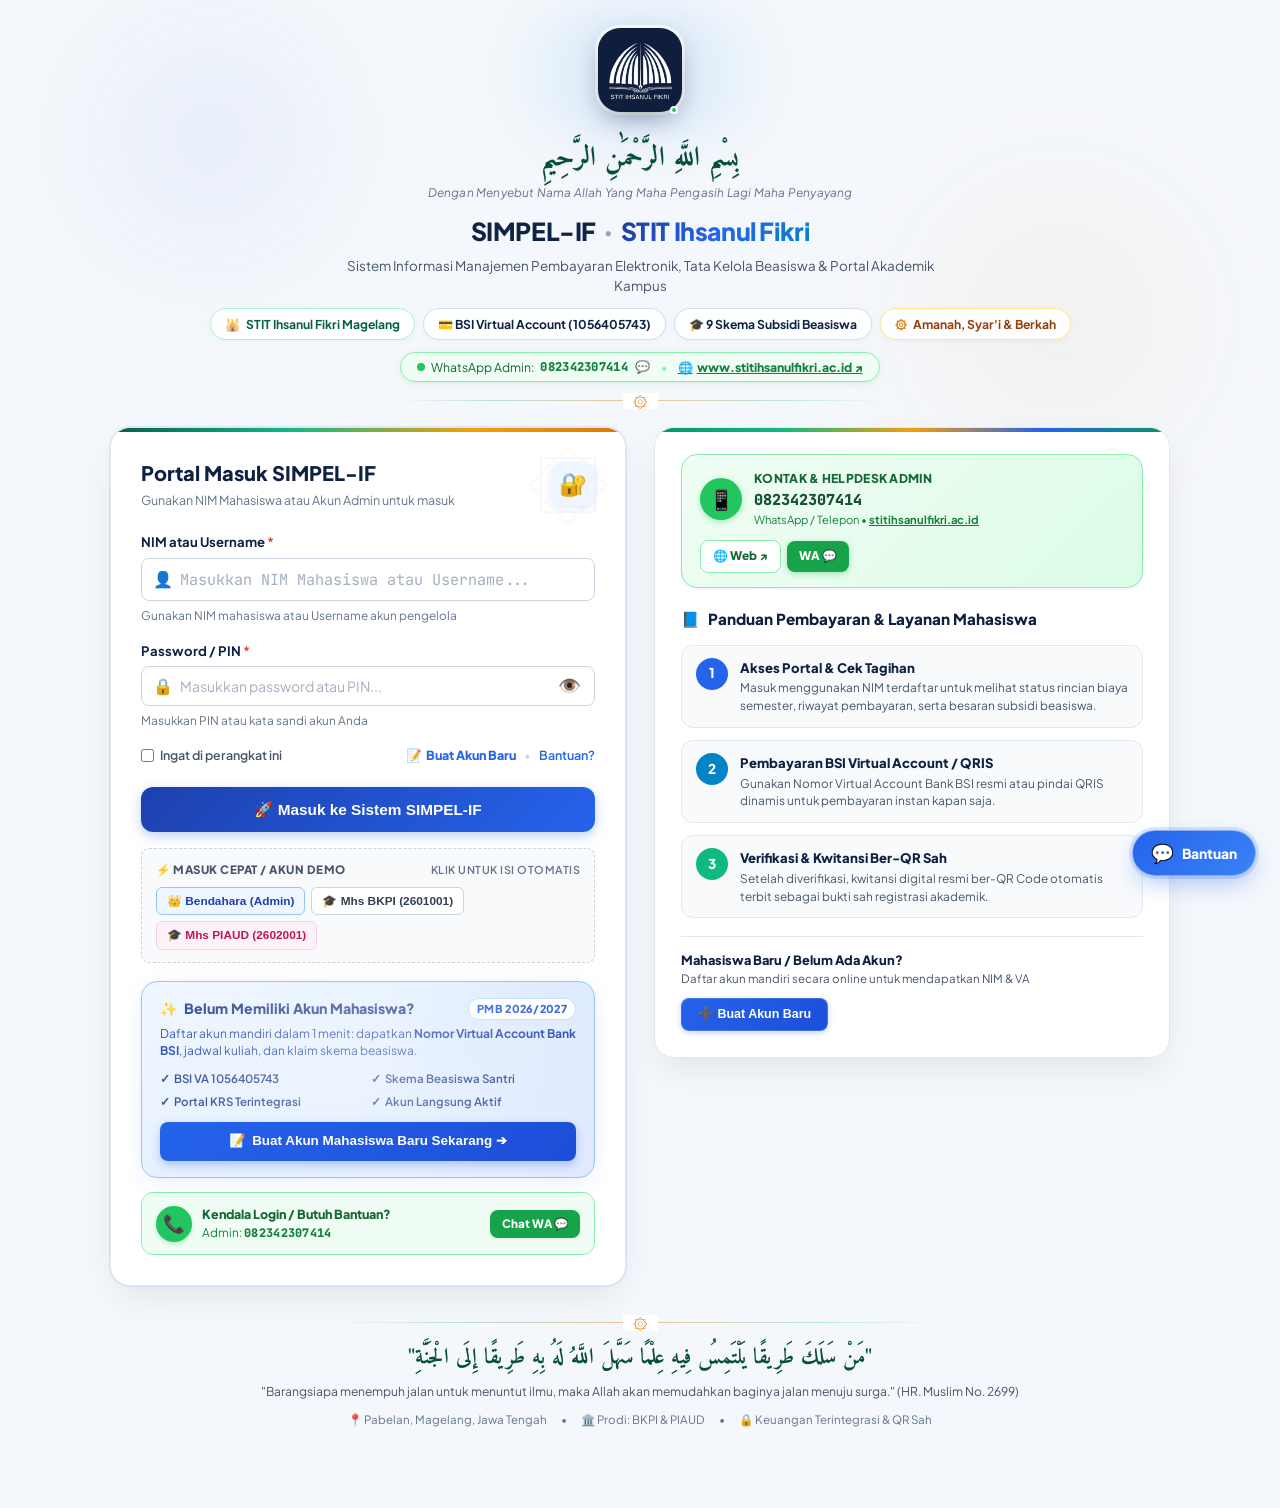
<file: index.html>
<!DOCTYPE html>
<html lang="id">
<head>
  <meta charset="UTF-8">
  <meta name="viewport" content="width=device-width, initial-scale=1.0, viewport-fit=cover">
  <meta name="description" content="SIMPEL-IF (Sistem Informasi Manajemen Pembayaran Elektronik Ihsanul Fikri) - STIT Ihsanul Fikri. Tata kelola tagihan kuliah, skema beasiswa, virtual account, dan kwitansi resmi ber-QR Code.">
  <meta name="theme-color" content="#1e40af">
  <title>SIMPEL-IF &bull; Sistem Informasi & Pembayaran STIT Ihsanul Fikri</title>

  <!-- Multiplatform PWA Manifest & App Icons -->
  <link rel="manifest" href="./manifest.webmanifest">
  <link rel="icon" type="image/png" href="./assets/images/logo.png">
  <link rel="apple-touch-icon" href="./assets/images/logo.png">

  <!-- Apple iOS Web App Meta Tags -->
  <meta name="apple-mobile-web-app-capable" content="yes">
  <meta name="apple-mobile-web-app-status-bar-style" content="black-translucent">
  <meta name="apple-mobile-web-app-title" content="SIMPEL-IF">

  <!-- Android & Windows Multiplatform Meta Tags -->
  <meta name="mobile-web-app-capable" content="yes">
  <meta name="application-name" content="SIMPEL-IF">
  <meta name="msapplication-TileColor" content="#1e40af">
  <meta name="msapplication-TileImage" content="./assets/images/logo.png">

  <!-- Canonical & Open Graph / Social Media Sharing Meta Tags -->
  <link rel="canonical" href="http://simpel-if.my.id/">
  <meta property="og:type" content="website">
  <meta property="og:url" content="http://simpel-if.my.id/">
  <meta property="og:title" content="SIMPEL-IF &bull; Sistem Informasi & Pembayaran STIT Ihsanul Fikri">
  <meta property="og:description" content="Sistem Informasi Manajemen Pembayaran Elektronik, Tata Kelola Beasiswa, Rekening Virtual Bank BSI 1056405743, dan Kwitansi QR Code STIT Ihsanul Fikri Magelang.">
  <meta property="og:image" content="./assets/images/logo.png">

  <!-- Twitter Card Meta Tags -->
  <meta name="twitter:card" content="summary">
  <meta name="twitter:title" content="SIMPEL-IF &bull; STIT Ihsanul Fikri">
  <meta name="twitter:description" content="Sistem Informasi Manajemen Pembayaran Elektronik & Portal Akademik STIT Ihsanul Fikri.">
  <meta name="twitter:image" content="./assets/images/logo.png">

  <!-- Google Fonts: Plus Jakarta Sans, JetBrains Mono, & Amiri (Arabic Typography) -->
  <link rel="preconnect" href="https://fonts.googleapis.com">
  <link rel="preconnect" href="https://fonts.gstatic.com" crossorigin>
  <link href="https://fonts.googleapis.com/css2?family=Amiri:ital,wght@0,400;0,700;1,400&family=JetBrains+Mono:wght@400;600;700;800&family=Plus+Jakarta+Sans:wght@400;500;600;700;800;900&display=swap" rel="stylesheet">

  <!-- Core Stylesheets (Corporate Blue Theme with Islamic Touches) -->
  <link rel="stylesheet" href="./css/variables.css?v=5.5.2">
  <link rel="stylesheet" href="./css/layout.css?v=5.5.2">
  <link rel="stylesheet" href="./css/components.css?v=5.5.2">
  <link rel="stylesheet" href="./css/receipt.css?v=5.5.2">
  <link rel="stylesheet" href="./css/responsive.css?v=5.5.2">
</head>
<body class="guest-mode" data-view="view-login">


  <!-- Main Application Layout Container -->
  <div class="app-container">
    
    <!-- Sidebar Navigation -->
    <aside class="sidebar" id="sidebar">
      <!-- Sidebar Header & Logo -->
      <div class="sidebar-header">
        <img src="./assets/images/logo.png" alt="Logo STIT Ihsanul Fikri" class="sidebar-logo-img">
        <div class="sidebar-brand-text">
          <span class="sidebar-brand-title">SIMPEL-IF</span>
          <span class="sidebar-brand-subtitle">STIT Ihsanul Fikri</span>
          <span class="sidebar-brand-motto">معهد و كلية التربية الإسلامية</span>
        </div>
        <button type="button" class="sidebar-mobile-close-btn" id="sidebar-mobile-close-btn" aria-label="Tutup Menu">✕</button>
      </div>

      <!-- Navigation Links -->
      <nav class="sidebar-nav" id="sidebar-nav">
        <div class="nav-section-label">Menu Utama</div>
        <a class="nav-item active" data-view="dashboard-bendahara" id="nav-dashboard">
          <span class="nav-icon">👑</span>
          <span>Dashboard Admin</span>
        </a>
        <a class="nav-item" data-view="view-mahasiswa" id="nav-mahasiswa">
          <span class="nav-icon">🎓</span>
          <span>Portal Mahasiswa</span>
        </a>

        <div class="nav-section-label">Transaksi & Beasiswa</div>
        <a class="nav-item" data-view="view-skema-tarif" id="nav-skema">
          <span class="nav-icon">⚙️</span>
          <span>Skema Beasiswa & Tarif</span>
        </a>
        <a class="nav-item" data-view="view-verifikasi" id="nav-verifikasi">
          <span class="nav-icon">🔍</span>
          <span>Antrean Verifikasi</span>
          <span class="nav-badge" id="sidebar-verif-badge" style="display: none;">0</span>
        </a>

        <div class="nav-section-label">Master Data & Akademik</div>
        <a class="nav-item" data-view="view-matriks-rekap" id="nav-matriks-rekap" style="font-weight: 700; color: #38bdf8;">
          <span class="nav-icon">📊</span>
          <span>Matriks Rekap (Sheets)</span>
          <span class="badge" style="background: #0284c7; color: #fff; font-size: 0.65rem; padding: 1px 5px; border-radius: 4px;">PMB '26</span>
        </a>
        <a class="nav-item" data-view="view-kalender" id="nav-kalender">
          <span class="nav-icon">📅</span>
          <span>Kalender Akademik</span>
        </a>
        <a class="nav-item" data-view="view-akademik" id="nav-akademik">
          <span class="nav-icon">📚</span>
          <span>Data Mahasiswa & Prodi</span>
        </a>

        <div class="nav-section-label">Eksekutif & Laporan</div>
        <a class="nav-item" data-view="view-laporan" id="nav-laporan">
          <span class="nav-icon">📈</span>
          <span>Rekapitulasi Laporan</span>
        </a>

        <div class="nav-section-label">Integritas & Publik</div>
        <a class="nav-item" data-view="view-qr-validator" id="nav-qr-validator">
          <span class="nav-icon">🛡️</span>
          <span>Validasi QR Kwitansi</span>
        </a>
        <a class="nav-item" data-view="view-audit-log" id="nav-audit-log">
          <span class="nav-icon">📜</span>
          <span>Audit Trail & Log</span>
        </a>
        <a class="nav-item" href="https://www.stitihsanulfikri.ac.id/" target="_blank" rel="noopener" id="nav-website-stit" title="Buka Website Resmi STIT Ihsanul Fikri (www.stitihsanulfikri.ac.id)" style="color: #6ee7b7;">
          <span class="nav-icon">🌐</span>
          <span>Website STIT-IF ↗</span>
        </a>

        <div class="nav-section-label">Pengaturan & Akun</div>
        <a class="nav-item" id="nav-daftar-mahasiswa" title="Buat Akun / Registrasi Mahasiswa Baru" style="color: #93c5fd; font-weight: 700;">
          <span class="nav-icon">📝</span>
          <span>Buat Akun Baru</span>
        </a>
        <a class="nav-item" id="nav-database-cpanel" title="Konfigurasi dan Sinkronisasi Database MySQL cPanel" style="color: #38bdf8; font-weight: 700;">
          <span class="nav-icon">🗄️</span>
          <span>Database cPanel</span>
        </a>
        <a class="nav-item" id="nav-kelola-admin" title="Kelola Akun Admin & Tambah Admin Baru">
          <span class="nav-icon">👥</span>
          <span>Kelola Admin</span>
        </a>
        <a class="nav-item" data-view="view-login" id="nav-login">
          <span class="nav-icon">🔑</span>
          <span>Portal Login</span>
        </a>
      </nav>

      <!-- Sidebar Footer (Active User Profile) -->
      <div class="sidebar-footer">
        <div class="user-mini-profile" id="sidebar-user-profile" style="cursor: pointer; transition: opacity 0.2s;" title="Klik untuk mengedit profil Anda">
          <div class="user-avatar" id="topbar-user-avatar">SF</div>
          <div class="user-info-text">
            <span class="user-name" id="topbar-user-name">Ustadzah Siti Fatimah, S.E.</span>
            <span class="user-role-tag" id="topbar-user-role">Bendahara ⚙️</span>
          </div>
        </div>
        <button id="btn-sidebar-logout" title="Keluar / Ganti Akun" style="background: rgba(255,255,255,0.1); border: 1px solid rgba(255,255,255,0.2); color: #fff; width: 32px; height: 32px; border-radius: var(--radius-md); cursor: pointer; display: flex; align-items: center; justify-content: center; font-size: 0.9rem;" aria-label="Keluar atau Ganti Akun">
          🚪
        </button>
      </div>
    </aside>

    <!-- Main Wrapper -->
    <div class="main-wrapper">
      
      <!-- Topbar Header -->
      <header class="topbar">
        <div class="topbar-left">
          <button class="mobile-menu-btn" id="mobile-menu-btn" aria-label="Toggle Navigation Menu">
            ☰
          </button>
          <div class="page-title-context">
            <h1 class="page-main-title" id="page-main-title">Dashboard Bendahara & Keuangan</h1>
            <div class="page-breadcrumb" id="page-breadcrumb">SIMPEL-IF / Keuangan / Ringkasan</div>
          </div>
        </div>

        <div class="topbar-right">
          <!-- Quick Spotlight Search Button -->
          <button class="topbar-search-trigger" id="btn-spotlight-search" title="Cari Menu, Mahasiswa, atau Fitur (Ctrl+K)">
            <span class="search-icon">🔍</span>
            <span class="search-placeholder">Cari cepat...</span>
            <kbd class="search-kbd">Ctrl K</kbd>
          </button>

          <!-- Islamic Hijri Calendar Live Date Badge -->
          <div class="islamic-date-badge" id="topbar-hijri-badge" title="Kalender Hijriyah Resmi STIT Ihsanul Fikri">
            <span class="islamic-star-icon">۞</span>
            <span id="topbar-hijri-text">Memuat Penanggalan Hijriyah...</span>
          </div>

          <div class="academic-period-badge">
            <span class="dot"></span>
            <span>Tahun Akademik: <strong>2026/2027 Ganjil</strong></span>
          </div>

          <!-- Sinkron Data State Button -->
          <button class="btn btn-outline btn-sm" id="btn-sync-reset-state" title="Sinkronkan Ulang Data Master Google Sheets" style="font-weight: 700; display: inline-flex; align-items: center; gap: 5px; padding: 6px 12px; border-radius: var(--radius-md); cursor: pointer; color: var(--primary-700); background: var(--bg-surface);">
            <span>🔄</span>
            <span>Sinkron Data</span>
          </button>

          <!-- User Profile Trigger Button -->
          <button class="btn btn-outline btn-sm" id="btn-topbar-profile" title="Klik untuk mengedit profil Anda" style="font-weight: 700; display: inline-flex; align-items: center; gap: 6px; padding: 6px 12px; border-radius: var(--radius-md); cursor: pointer; background: var(--bg-surface);">
            <span>👤</span>
            <span id="btn-topbar-profile-name">Profil Saya</span>
          </button>

          <!-- Quick QR Validator shortcut button -->
          <button class="btn-header-action" id="btn-quick-qr" title="Buka Validator QR Code Kwitansi">
            🛡️
          </button>

          <!-- Notification Bell -->
          <button class="btn-header-action" id="btn-notifications" title="Notifikasi Verifikasi">
            🔔
            <span class="notification-indicator" id="header-notif-indicator" style="display: none;"></span>
          </button>

          <!-- Topbar Logout Button -->
          <button class="btn btn-sm" id="btn-topbar-logout" title="Keluar / Logout Akun" style="background: #fee2e2; color: #b91c1c; border: 1px solid #fca5a5; font-weight: 700; display: inline-flex; align-items: center; gap: 4px; padding: 6px 12px; border-radius: var(--radius-md); cursor: pointer;">
            🚪 Keluar
          </button>
        </div>
      </header>

      <!-- Main Dynamic Content Container -->
      <main class="content-area">
        <div id="main-view-container">
          <!-- Fallback Initial Loader (Dynamically replaced by SPA Router) -->
          <div id="simpel-initial-loader" style="min-height: 65vh; display: flex; flex-direction: column; align-items: center; justify-content: center; text-align: center; padding: 40px 20px; font-family: 'Plus Jakarta Sans', system-ui, sans-serif;">
            <div style="width: 80px; height: 80px; border-radius: 22px; background: #0f1e3c; padding: 8px; box-shadow: 0 10px 30px rgba(15, 30, 60, 0.25); margin-bottom: 20px; display: inline-flex; align-items: center; justify-content: center;">
              <img src="./assets/images/logo.png" alt="Logo STIT Ihsanul Fikri" style="width: 100%; height: 100%; object-fit: contain;">
            </div>
            <h2 style="font-size: 1.4rem; font-weight: 800; color: #1e3a8a; margin: 0 0 6px;">SIMPEL-IF</h2>
            <div style="font-size: 0.85rem; color: #64748b; margin-bottom: 24px;">STIT Ihsanul Fikri Magelang</div>
            <div id="loader-spinner-status" style="display: inline-flex; align-items: center; gap: 10px; font-size: 0.84rem; font-weight: 700; color: #2563eb; background: #eff6ff; padding: 8px 20px; border-radius: 999px; border: 1px solid #bfdbfe;">
              <span class="inline-spinner" style="display: inline-block; width: 14px; height: 14px; border: 2.5px solid #2563eb; border-top-color: transparent; border-radius: 50%; animation: spin 0.8s linear infinite;"></span>
              <span>Menyiapkan aplikasi...</span>
            </div>
            <div id="loader-timeout-action" style="display: none; margin-top: 24px; animation: fadeInScale 0.3s ease;">
              <p style="font-size: 0.82rem; color: #b45309; margin-bottom: 12px; max-width: 400px; line-height: 1.5;">
                Jika halaman tidak terbuka otomatis dalam beberapa detik, silakan bersihkan cache browser atau muat ulang.
              </p>
              <div style="display: flex; gap: 8px; justify-content: center; flex-wrap: wrap;">
                <button onclick="window.location.reload(true)" class="btn btn-primary btn-sm" style="font-weight: 800;">
                  🔄 Muat Ulang Halaman
                </button>
                <button onclick="if ('serviceWorker' in navigator) { navigator.serviceWorker.getRegistrations().then(rs => { for (let r of rs) r.unregister(); }); } if ('caches' in window) { caches.keys().then(ks => { for (let k of ks) caches.delete(k); }); } setTimeout(() => { window.location.href = window.location.pathname + '?clean=' + Date.now(); }, 200);" class="btn btn-outline btn-sm" style="font-weight: 800; background: #fff;">
                  🧹 Bersihkan Cache
                </button>
              </div>
            </div>
          </div>
        </div>
      </main>

    </div>
  </div>

  <!-- Global Modal Overlay Container -->
  <div class="modal-overlay" id="global-modal-overlay">
    <div class="modal-card" id="global-modal-card">
      <div class="modal-header">
        <h3 id="global-modal-title">Modal Title</h3>
        <button class="modal-close-btn" id="global-modal-close" aria-label="Close Modal">&times;</button>
      </div>
      <div class="modal-body" id="global-modal-body">
        <!-- Modal content injected dynamically -->
      </div>
      <div class="modal-footer" id="global-modal-footer">
        <!-- Modal action buttons -->
      </div>
    </div>
  </div>

  <!-- Global Toast Notification Stack -->
  <div class="toast-container" id="toast-container"></div>

  <!-- Application Logic Modules -->
  <script type="module" src="./js/app.js?v=5.5.2"></script>

  <script>
    // Watchdog: If loader persists more than 3.5 seconds, show emergency action
    setTimeout(() => {
      const loader = document.getElementById('simpel-initial-loader');
      const action = document.getElementById('loader-timeout-action');
      if (loader && action) {
        action.style.display = 'block';
      }
    }, 3500);
  </script>

  <script>
    // Quick shortcut listener for QR validator & register buttons
    document.addEventListener('DOMContentLoaded', () => {
      const btnTopRegister = document.getElementById('btn-topbar-register');
      if (btnTopRegister) {
        btnTopRegister.addEventListener('click', () => {
          if (window.simpelModals && window.simpelModals.openStudentRegistrationModal) {
            window.simpelModals.openStudentRegistrationModal();
          }
        });
      }

      const navDaftar = document.getElementById('nav-daftar-mahasiswa');
      if (navDaftar) {
        navDaftar.addEventListener('click', (e) => {
          e.preventDefault();
          if (window.simpelModals && window.simpelModals.openStudentRegistrationModal) {
            window.simpelModals.openStudentRegistrationModal();
          }
        });
      }

      const btnQuickQr = document.getElementById('btn-quick-qr');
      if (btnQuickQr) {
        btnQuickQr.addEventListener('click', () => {
          if (window.simpelRouter) window.simpelRouter.navigateTo('view-qr-validator');
        });
      }

      const btnNotif = document.getElementById('btn-notifications');
      if (btnNotif) {
        btnNotif.addEventListener('click', () => {
          if (window.simpelRouter) window.simpelRouter.navigateTo('view-verifikasi');
        });
      }

      const btnSidebarLogout = document.getElementById('btn-sidebar-logout');
      if (btnSidebarLogout) {
        btnSidebarLogout.addEventListener('click', () => {
          if (window.simpelRouter) window.simpelRouter.navigateTo('view-login');
        });
      }
    });
  </script>
</body>
</html>
</file>
<file: css/variables.css>
/* ==========================================================================
   SIMPEL-IF Design System - Corporate Blue Theme
   Institut: STIT Ihsanul Fikri
   ========================================================================== */

:root {
  /* Primary Palettes (Modern Refreshing Blue - Soothing & Gentle on the Eyes) */
  --primary-950: #0f2347; /* Gentle midnight slate, not harsh pitch black */
  --primary-900: #163261; /* Soft executive navy */
  --primary-850: #1a3c75;
  --primary-800: #1d4ed8; /* Deep rich sapphire */
  --primary-700: #2563eb; /* Main vibrant & friendly blue (not dark heavy navy) */
  --primary-600: #3b82f6; /* Gentle bright blue */
  --primary-500: #60a5fa;
  --primary-400: #93c5fd;
  --primary-200: #bfdbfe;
  --primary-100: #dbeafe;
  --primary-50:  #eff6ff;

  /* Accent Palettes (Sky Blue & Soft Cyan) */
  --accent-700: #0284c7;
  --accent-600: #0ea5e9; /* Light, cheerful highlight accent */
  --accent-500: #38bdf8;
  --accent-400: #7dd3fc;
  --accent-300: #bae6fd;
  --accent-100: #e0f2fe;
  --accent-50:  #f0f9ff;

  /* Neutral Backgrounds & Surfaces */
  /* Neutral Backgrounds & Surfaces (Ergonomic Blue & Slate UI/UX) */
  --bg-app: #f4f7fb;       /* Soothing slate-blue canvas, very gentle on the eyes */
  --bg-surface: #ffffff;   /* Pure crisp white cards for optimal reading */
  --bg-surface-elevated: #ffffff;
  --bg-surface-subtle: #f8fafc; /* Crisp, clean subtle container */
  --bg-sidebar: #0f2347;   /* Rich, noble sapphire-navy */
  --bg-sidebar-hover: #17366b;
  --bg-sidebar-active: #2563eb;

  /* Text Colors (High-Contrast WCAG AAA Hierarchy) */
  --text-dark: #0f2142;    /* Deep Navy Slate (Headings) */
  --text-main: #1e293b;    /* Slate-800 (Body Text, readable for hours) */
  --text-muted: #475569;   /* Slate-600 (Meta & Descriptions) */
  --text-light: #64748b;   /* Slate-500 (Captions & Breadcrumbs) */
  --text-lighter: #94a3b8;
  --text-white: #ffffff;
  --text-sidebar: #cbdcf8;
  --text-sidebar-bright: #ffffff;

  /* Borders & Dividers (Clean & Crisp) */
  --border-color: #cbd5e1; /* Clear crisp boundary */
  --border-light: #e2e8f0; /* Gentle divider */
  --border-subtle: #f1f5f9;
  --border-focus: #2563eb;

  /* Status Colors & Badges */
  /* Hijau (Lunas / Paid) */
  --status-paid-bg: #dcfce7;
  --status-paid-text: #15803d;
  --status-paid-border: #86efac;
  --status-paid-dot: #22c55e;

  /* Biru (Beasiswa Aktif / Active Scholarship) */
  --status-scholarship-bg: #dbeafe;
  --status-scholarship-text: #1d4ed8;
  --status-scholarship-border: #93c5fd;
  --status-scholarship-dot: #3b82f6;

  /* Kuning / Amber (Menunggu Verifikasi / Pending) */
  --status-pending-bg: #fef3c7;
  --status-pending-text: #b45309;
  --status-pending-border: #fde68a;
  --status-pending-dot: #f59e0b;

  /* Merah (Menunggak / Ditolak / Overdue) */
  --status-unpaid-bg: #fee2e2;
  --status-unpaid-text: #b91c1c;
  --status-unpaid-border: #fca5a5;
  --status-unpaid-dot: #ef4444;

  /* Ungu (Dicicil / Dispensasi) */
  --status-installment-bg: #ede9fe;
  --status-installment-text: #6d28d9;
  --status-installment-border: #c4b5fd;
  --status-installment-dot: #8b5cf6;

  /* Gold / Academic Badge */
  --academic-gold: #d97706;
  --academic-gold-light: #fef3c7;

  /* Shadows & Elevations (Soft Blue-Tinted Depth) */
  --shadow-xs: 0 1px 2px 0 rgba(37, 99, 235, 0.04);
  --shadow-sm: 0 1px 3px 0 rgba(37, 99, 235, 0.07), 0 1px 2px -1px rgba(15, 23, 42, 0.04);
  --shadow-md: 0 4px 10px -1px rgba(37, 99, 235, 0.08), 0 2px 4px -2px rgba(15, 23, 42, 0.04);
  --shadow-lg: 0 10px 20px -3px rgba(37, 99, 235, 0.1), 0 4px 6px -4px rgba(15, 23, 42, 0.04);
  --shadow-xl: 0 20px 25px -5px rgba(37, 99, 235, 0.12), 0 8px 10px -6px rgba(15, 23, 42, 0.06);
  --shadow-card: 0 2px 8px -2px rgba(37, 99, 235, 0.06), 0 8px 18px -4px rgba(15, 35, 75, 0.04);
  --shadow-modal: 0 25px 50px -12px rgba(15, 35, 71, 0.28);

  /* Border Radii */
  --radius-xs: 4px;
  --radius-sm: 6px;
  --radius-md: 8px;
  --radius-lg: 12px;
  --radius-xl: 16px;
  --radius-2xl: 20px;
  --radius-full: 9999px;

  /* Typography */
  --font-family: 'Plus Jakarta Sans', 'Inter', -apple-system, BlinkMacSystemFont, 'Segoe UI', Roboto, sans-serif;
  --font-mono: 'JetBrains Mono', 'Fira Code', monospace;
  --font-arabic: 'Amiri', 'Traditional Arabic', 'Scheherazade New', serif;

  /* Islamic Nuance Palettes (Emerald & Noble Gold Harmony) */
  --islamic-emerald-950: #022c22;
  --islamic-emerald-900: #064e3b;
  --islamic-emerald-800: #065f46;
  --islamic-emerald-700: #047857;
  --islamic-emerald-600: #059669;
  --islamic-emerald-500: #10b981;
  --islamic-emerald-400: #34d399;
  --islamic-emerald-200: #a7f3d0;
  --islamic-emerald-100: #d1fae5;
  --islamic-emerald-50:  #ecfdf5;

  --islamic-gold-700:    #b45309;
  --islamic-gold-600:    #d97706;
  --islamic-gold-500:    #f59e0b;
  --islamic-gold-400:    #fbbf24;
  --islamic-gold-200:    #fde68a;
  --islamic-gold-100:    #fef3c7;
  --islamic-gold-50:     #fffbeb;

  /* Dimensions */
  --sidebar-width: 270px;
  --sidebar-collapsed-width: 78px;
  --header-height: 64px;
  --role-bar-height: 0px;

  /* Transitions */
  --transition-fast: 0.15s cubic-bezier(0.4, 0, 0.2, 1);
  --transition-normal: 0.25s cubic-bezier(0.4, 0, 0.2, 1);
  --transition-slow: 0.35s cubic-bezier(0.4, 0, 0.2, 1);
}
</file>
<file: css/layout.css>
/* ==========================================================================
   SIMPEL-IF Layout System
   ========================================================================== */

* {
  margin: 0;
  padding: 0;
  box-sizing: border-box;
}

/* Global Custom Sleek Scrollbar */
*::-webkit-scrollbar {
  height: 6px;
  width: 6px;
}

*::-webkit-scrollbar-track {
  background: #f1f5f9;
  border-radius: 999px;
}

*::-webkit-scrollbar-thumb {
  background: #cbd5e1;
  border-radius: 999px;
  transition: background 0.2s ease;
}

*::-webkit-scrollbar-thumb:hover {
  background: #94a3b8;
}

body {
  font-family: var(--font-family);
  background-color: var(--bg-app);
  background-image: 
    radial-gradient(at 0% 0%, rgba(5, 150, 105, 0.045) 0px, transparent 50%),
    radial-gradient(at 100% 0%, rgba(217, 119, 6, 0.035) 0px, transparent 50%),
    radial-gradient(at 50% 100%, rgba(37, 99, 235, 0.04) 0px, transparent 60%),
    url("data:image/svg+xml,%3Csvg xmlns='http://www.w3.org/2000/svg' width='60' height='60' viewBox='0 0 60 60'%3E%3Cg fill='none' stroke='%23065f46' stroke-width='0.7' stroke-opacity='0.032'%3E%3Cpath d='M30 0 L60 30 L30 60 L0 30 Z'/%3E%3Crect x='10' y='10' width='40' height='40' transform='rotate(45 30 30)'/%3E%3Ccircle cx='30' cy='30' r='8' stroke='%23d97706' stroke-opacity='0.028'/%3E%3Ccircle cx='30' cy='30' r='18'/%3E%3Cpath d='M0 0 L60 60 M60 0 L0 60'/%3E%3C/g%3E%3C/svg%3E");
  background-attachment: fixed;
  color: var(--text-main);
  line-height: 1.5;
  -webkit-font-smoothing: antialiased;
  -moz-osx-font-smoothing: grayscale;
  overflow-x: hidden;
}

/* App Wrapper */
.app-container {
  display: flex;
  min-height: 100vh;
  position: relative;
}

/* ==========================================================================
   Role Switcher Bar (Hidden in Production Deployment)
   ========================================================================== */
.role-switcher-banner,
#role-switcher-banner,
.role-buttons-group,
.role-buttons-container {
  display: none !important;
  position: fixed !important;
  top: 0 !important;
  left: 0 !important;
  right: 0 !important;
  height: 0 !important;
  width: 0 !important;
  z-index: -9999 !important;
  visibility: hidden !important;
  pointer-events: none !important;
}

/* ==========================================================================
   Guest / Unauthenticated Mode (Login Portal Full-Screen Layout)
   ========================================================================== */
body.guest-mode .role-switcher-banner,
body.guest-mode .sidebar,
body.guest-mode .topbar,
body.guest-mode #mobile-menu-btn,
body.guest-mode .mobile-menu-btn,
body[data-view="view-login"] #mobile-menu-btn,
body[data-view="view-login"] .mobile-menu-btn,
body[data-view="view-login"] .topbar,
body[data-view="view-login"] .sidebar {
  display: none !important;
  visibility: hidden !important;
  opacity: 0 !important;
  pointer-events: none !important;
}

body.guest-mode .main-wrapper {
  margin-left: 0 !important;
  margin-top: 0 !important;
  width: 100% !important;
  max-width: 100vw !important;
  min-height: 100vh !important;
}

body.guest-mode .content-area {
  padding: 16px 20px 40px !important;
  min-height: 100vh !important;
}

.role-switcher-banner::-webkit-scrollbar {
  display: none;
}

.role-brand-badge {
  display: flex;
  align-items: center;
  gap: 10px;
  font-size: 0.84rem;
  font-weight: 700;
  letter-spacing: 0.5px;
  color: #e0f2fe;
  flex-shrink: 0;
}

.role-brand-badge .badge-tag {
  background: rgba(2, 132, 199, 0.35);
  border: 1px solid rgba(56, 189, 248, 0.5);
  color: #7dd3fc;
  padding: 2px 8px;
  border-radius: var(--radius-full);
  font-size: 0.72rem;
  text-transform: uppercase;
}

.islamic-rub-badge {
  background: rgba(16, 185, 129, 0.2);
  border: 1px solid rgba(52, 211, 153, 0.5);
  color: #a7f3d0;
  padding: 2px 7px;
  border-radius: var(--radius-full);
  font-size: 0.68rem;
  font-weight: 800;
  letter-spacing: 0.5px;
}

.role-buttons-group {
  display: flex;
  align-items: center;
  gap: 6px;
  background: rgba(255, 255, 255, 0.08);
  padding: 3px 4px;
  border-radius: var(--radius-full);
  border: 1px solid rgba(255, 255, 255, 0.12);
  overflow-x: auto;
  -webkit-overflow-scrolling: touch;
  flex-wrap: nowrap;
  scrollbar-width: none;
  cursor: grab;
}

.role-buttons-group::-webkit-scrollbar {
  display: none;
}

.role-btn {
  background: transparent;
  border: none;
  color: #cbdcf8;
  padding: 5px 14px;
  font-size: 0.78rem;
  font-weight: 600;
  border-radius: var(--radius-full);
  cursor: pointer;
  display: inline-flex;
  align-items: center;
  gap: 6px;
  transition: all var(--transition-fast);
  white-space: nowrap;
  flex-shrink: 0;
}

.role-btn:hover {
  color: #ffffff;
  background: rgba(255, 255, 255, 0.15);
}

.role-btn.active {
  background: #2563eb;
  color: #ffffff;
  box-shadow: 0 2px 8px rgba(37, 99, 235, 0.35);
}

.role-quick-info {
  display: flex;
  align-items: center;
  gap: 12px;
  font-size: 0.78rem;
  color: #94a3b8;
  flex-shrink: 0;
}

.role-quick-info .current-user-name {
  color: #f8fafc;
  font-weight: 600;
}

/* ==========================================================================
   Sidebar Navigation
   ========================================================================== */
.sidebar {
  width: var(--sidebar-width);
  background-color: var(--bg-sidebar);
  color: var(--text-sidebar);
  position: fixed;
  top: var(--role-bar-height);
  bottom: 0;
  left: 0;
  z-index: 900;
  display: flex;
  flex-direction: column;
  transition: width var(--transition-normal), transform var(--transition-normal);
  border-right: 1px solid rgba(255, 255, 255, 0.06);
  overflow-y: auto;
}

.sidebar-header {
  padding: 18px 20px;
  display: flex;
  align-items: center;
  gap: 12px;
  border-bottom: 1px solid rgba(255, 255, 255, 0.08);
  background: rgba(0, 0, 0, 0.15);
}

.sidebar-logo-img {
  width: 42px;
  height: 42px;
  border-radius: var(--radius-md);
  object-fit: cover;
  box-shadow: 0 2px 8px rgba(0,0,0,0.3);
  border: 1.5px solid rgba(255, 255, 255, 0.2);
  background: #fff;
}

.sidebar-brand-text {
  display: flex;
  flex-direction: column;
}

.sidebar-brand-title {
  font-size: 1.05rem;
  font-weight: 800;
  color: #ffffff;
  letter-spacing: 0.5px;
  line-height: 1.2;
}

.sidebar-brand-subtitle {
  font-size: 0.7rem;
  color: #7dd3fc;
  font-weight: 600;
  letter-spacing: 0.3px;
}

.sidebar-brand-motto {
  font-family: var(--font-arabic);
  font-size: 0.82rem;
  color: #a7f3d0;
  line-height: 1.2;
  margin-top: 3px;
  direction: rtl;
  opacity: 0.92;
  letter-spacing: 0.3px;
}

.sidebar-nav {
  padding: 16px 12px;
  flex: 1;
  display: flex;
  flex-direction: column;
  gap: 4px;
}

.nav-section-label {
  font-size: 0.68rem;
  font-weight: 700;
  text-transform: uppercase;
  letter-spacing: 1px;
  color: #7dd3fc;
  opacity: 0.85;
  padding: 12px 12px 6px;
}

.nav-item {
  display: flex;
  align-items: center;
  gap: 12px;
  padding: 10px 14px;
  border-radius: var(--radius-md);
  color: var(--text-sidebar);
  text-decoration: none;
  font-size: 0.86rem;
  font-weight: 500;
  cursor: pointer;
  transition: all var(--transition-fast);
  position: relative;
}

.nav-item:hover {
  background-color: var(--bg-sidebar-hover);
  color: var(--text-sidebar-bright);
  transform: translateX(2px);
}

.nav-item.active {
  background-color: var(--bg-sidebar-active);
  color: #ffffff;
  font-weight: 600;
  box-shadow: 0 4px 12px rgba(37, 99, 235, 0.35);
}

.nav-item .nav-icon {
  font-size: 1.15rem;
  width: 22px;
  text-align: center;
  display: flex;
  align-items: center;
  justify-content: center;
}

.nav-item .nav-badge {
  margin-left: auto;
  background: #ef4444;
  color: #fff;
  font-size: 0.7rem;
  font-weight: 700;
  padding: 2px 7px;
  border-radius: var(--radius-full);
}

.sidebar-footer {
  padding: 16px;
  border-top: 1px solid rgba(96, 165, 250, 0.15);
  background: rgba(10, 25, 52, 0.5);
  display: flex;
  align-items: center;
  justify-content: space-between;
}

.user-mini-profile {
  display: flex;
  align-items: center;
  gap: 10px;
}

.user-avatar {
  width: 36px;
  height: 36px;
  border-radius: var(--radius-full);
  background: linear-gradient(135deg, #1e40af, #0284c7);
  color: #fff;
  display: flex;
  align-items: center;
  justify-content: center;
  font-weight: 700;
  font-size: 0.85rem;
  border: 1.5px solid rgba(255, 255, 255, 0.3);
}

.user-info-text {
  display: flex;
  flex-direction: column;
}

.user-name {
  font-size: 0.82rem;
  font-weight: 700;
  color: #ffffff;
}

.user-role-tag {
  font-size: 0.7rem;
  color: #38bdf8;
}

/* ==========================================================================
   Main Content Area & Topbar
   ========================================================================== */
.main-wrapper {
  margin-left: var(--sidebar-width);
  margin-top: var(--role-bar-height);
  flex: 1;
  display: flex;
  flex-direction: column;
  min-height: calc(100vh - var(--role-bar-height));
  background-color: var(--bg-app);
}

.topbar {
  height: var(--header-height);
  background: rgba(245, 249, 255, 0.94);
  backdrop-filter: blur(16px);
  -webkit-backdrop-filter: blur(16px);
  border-bottom: 1px solid rgba(191, 219, 254, 0.85);
  display: flex;
  align-items: center;
  justify-content: space-between;
  padding: 0 28px;
  position: sticky;
  top: var(--role-bar-height);
  z-index: 800;
  box-shadow: 0 2px 10px 0 rgba(37, 99, 235, 0.04);
}

.topbar-left {
  display: flex;
  align-items: center;
  gap: 16px;
}

.mobile-menu-btn {
  display: none;
  background: transparent;
  border: none;
  font-size: 1.25rem;
  color: var(--text-dark);
  cursor: pointer;
  padding: 6px;
  border-radius: var(--radius-md);
}

.page-title-context {
  display: flex;
  flex-direction: column;
}

.page-main-title {
  font-size: 1.18rem;
  font-weight: 800;
  color: var(--text-dark);
  letter-spacing: -0.2px;
}

.page-breadcrumb {
  font-size: 0.76rem;
  color: var(--text-light);
  display: flex;
  align-items: center;
  gap: 6px;
}

.topbar-right {
  display: flex;
  align-items: center;
  gap: 12px;
}

/* Islamic Hijri Calendar Date Badge */
.islamic-date-badge {
  display: inline-flex;
  align-items: center;
  gap: 7px;
  background: linear-gradient(135deg, rgba(236, 253, 245, 0.95) 0%, rgba(209, 250, 229, 0.85) 100%);
  border: 1px solid var(--islamic-emerald-200);
  border-radius: var(--radius-full);
  padding: 5px 13px;
  font-size: 0.78rem;
  font-weight: 700;
  color: var(--islamic-emerald-900);
  box-shadow: 0 1px 3px rgba(16, 185, 129, 0.08);
  transition: all 0.2s ease;
  white-space: nowrap;
}

.islamic-date-badge:hover {
  background: #d1fae5;
  border-color: #6ee7b7;
  transform: translateY(-1px);
}

.islamic-star-icon {
  color: var(--islamic-gold-600);
  font-size: 1rem;
  line-height: 1;
  display: inline-block;
  animation: pulseRotate 16s infinite linear;
}

@keyframes pulseRotate {
  0% { transform: rotate(0deg); }
  50% { transform: rotate(180deg); }
  100% { transform: rotate(360deg); }
}

.academic-period-badge {
  display: inline-flex;
  align-items: center;
  gap: 8px;
  background: var(--primary-50);
  border: 1px solid var(--primary-100);
  color: var(--primary-800);
  padding: 6px 14px;
  border-radius: var(--radius-full);
  font-size: 0.8rem;
  font-weight: 600;
  white-space: nowrap;
}

.academic-period-badge .dot {
  width: 8px;
  height: 8px;
  border-radius: var(--radius-full);
  background: var(--primary-600);
  animation: pulse-dot 2s infinite ease-in-out;
}

@keyframes pulse-dot {
  0%, 100% { opacity: 1; transform: scale(1); }
  50% { opacity: 0.4; transform: scale(0.85); }
}

.btn-header-action {
  background: var(--bg-surface-subtle);
  border: 1px solid var(--border-light);
  color: var(--text-muted);
  width: 38px;
  height: 38px;
  border-radius: var(--radius-md);
  display: flex;
  align-items: center;
  justify-content: center;
  cursor: pointer;
  position: relative;
  transition: all var(--transition-fast);
}

.btn-header-action:hover {
  background: var(--primary-50);
  color: var(--primary-700);
  border-color: var(--primary-100);
}

.notification-indicator {
  position: absolute;
  top: 7px;
  right: 7px;
  width: 8px;
  height: 8px;
  background: #ef4444;
  border-radius: var(--radius-full);
  border: 1.5px solid #ffffff;
}

/* View Content Container */
.content-area {
  padding: 28px;
  flex: 1;
  max-width: 1440px;
  width: 100%;
  margin: 0 auto;
}

.view-section {
  display: none;
  animation: fadeIn 0.25s cubic-bezier(0.16, 1, 0.3, 1);
}

.view-section.active {
  display: block;
}

@keyframes fadeIn {
  from {
    opacity: 0;
    transform: translateY(6px);
  }
  to {
    opacity: 1;
    transform: translateY(0);
  }
}

@keyframes slideInRight {
  from {
    opacity: 0.3;
    transform: translateX(40px);
  }
  to {
    opacity: 1;
    transform: translateX(0);
  }
}

@keyframes slideInLeft {
  from {
    opacity: 0.3;
    transform: translateX(-40px);
  }
  to {
    opacity: 1;
    transform: translateX(0);
  }
}

/* ==========================================================================
   Modals & Dialogs
   ========================================================================== */
.modal-overlay {
  position: fixed;
  inset: 0;
  background: rgba(15, 23, 42, 0.65);
  backdrop-filter: blur(4px);
  z-index: 2000;
  display: none;
  align-items: center;
  justify-content: center;
  padding: 20px;
  overflow-y: auto;
}

.modal-overlay.active {
  display: flex;
  animation: modalFadeIn 0.2s ease;
}

@keyframes modalFadeIn {
  from { opacity: 0; }
  to { opacity: 1; }
}

.modal-card {
  background: var(--bg-surface);
  border-radius: var(--radius-xl);
  box-shadow: var(--shadow-modal);
  width: 100%;
  max-width: 650px;
  max-height: 90vh;
  display: flex;
  flex-direction: column;
  overflow: hidden;
  border: 1px solid var(--border-light);
  transform: scale(0.96);
  animation: modalZoomIn 0.2s ease forwards;
}

.modal-card.modal-lg {
  max-width: 900px;
}

.modal-card.modal-xl {
  max-width: 1100px;
}

@keyframes modalZoomIn {
  to {
    transform: scale(1);
  }
}

.modal-header {
  padding: 18px 24px;
  border-bottom: 1px solid #bfdbfe;
  display: flex;
  align-items: center;
  justify-content: space-between;
  background: linear-gradient(135deg, #eff6ff 0%, #f0f7ff 100%);
}

.modal-header h3 {
  font-size: 1.12rem;
  font-weight: 800;
  color: #1e3a8a;
}

.modal-close-btn {
  background: transparent;
  border: none;
  font-size: 1.25rem;
  color: var(--text-light);
  cursor: pointer;
  width: 32px;
  height: 32px;
  border-radius: var(--radius-md);
  display: flex;
  align-items: center;
  justify-content: center;
  transition: all var(--transition-fast);
}

.modal-close-btn:hover {
  background: #fee2e2;
  color: #ef4444;
}

.modal-body {
  padding: 24px;
  overflow-y: auto;
  flex: 1 1 auto;
  min-height: 0;
  -webkit-overflow-scrolling: touch;
}

.modal-footer {
  padding: 16px 24px;
  border-top: 1px solid var(--border-light);
  background: var(--bg-surface-subtle);
  display: flex;
  align-items: center;
  justify-content: flex-end;
  gap: 12px;
}

/* ==========================================================================
   Toast Notification Stack
   ========================================================================== */
.toast-container {
  position: fixed;
  bottom: 24px;
  right: 24px;
  z-index: 3000;
  display: flex;
  flex-direction: column;
  gap: 10px;
  pointer-events: none;
}

.toast {
  pointer-events: auto;
  min-width: 300px;
  max-width: 420px;
  padding: 14px 18px;
  border-radius: var(--radius-lg);
  background: #ffffff;
  box-shadow: var(--shadow-lg);
  display: flex;
  align-items: flex-start;
  gap: 12px;
  border-left: 4px solid var(--primary-600);
  animation: toastSlideIn 0.3s cubic-bezier(0.16, 1, 0.3, 1);
  transition: all 0.25s ease;
}

.toast.toast-success { border-left-color: #10b981; }
.toast.toast-warning { border-left-color: #f59e0b; }
.toast.toast-danger  { border-left-color: #ef4444; }
.toast.toast-info    { border-left-color: #0284c7; }

.toast-icon {
  font-size: 1.2rem;
  line-height: 1;
}

.toast-content {
  flex: 1;
}

.toast-title {
  font-size: 0.88rem;
  font-weight: 700;
  color: var(--text-dark);
}

.toast-message {
  font-size: 0.78rem;
  color: var(--text-muted);
  margin-top: 2px;
}

@keyframes toastSlideIn {
  from {
    opacity: 0;
    transform: translateX(40px);
  }
  to {
    opacity: 1;
    transform: translateX(0);
  }
}
</file>
<file: css/components.css>
/* ==========================================================================
   SIMPEL-IF Components System
   ========================================================================== */

/* ==========================================================================
   Cards & Surfaces
   ========================================================================== */
.card {
  background: var(--bg-surface);
  border-radius: var(--radius-xl);
  border: 1px solid var(--border-light);
  box-shadow: var(--shadow-card);
  padding: 24px;
  position: relative;
  transition: transform var(--transition-normal), box-shadow var(--transition-normal), border-color var(--transition-normal);
}

.card:hover {
  border-color: rgba(147, 197, 253, 0.85);
  box-shadow: 0 10px 24px -4px rgba(37, 99, 235, 0.08), 0 2px 6px -1px rgba(37, 99, 235, 0.04);
}

.card-header {
  display: flex;
  align-items: center;
  justify-content: space-between;
  margin-bottom: 20px;
  gap: 16px;
}

.card-title-group {
  display: flex;
  flex-direction: column;
  gap: 4px;
}

.card-title {
  font-size: 1.05rem;
  font-weight: 700;
  color: var(--text-dark);
  display: flex;
  align-items: center;
  gap: 8px;
}

.card-subtitle {
  font-size: 0.78rem;
  color: var(--text-light);
}

/* ==========================================================================
   Statistics KPI Cards
   ========================================================================== */
.stats-grid {
  display: grid;
  grid-template-columns: repeat(auto-fit, minmax(240px, 1fr));
  gap: 20px;
  margin-bottom: 28px;
}

.stat-card {
  background: var(--bg-surface);
  border-radius: var(--radius-xl);
  border: 1px solid var(--border-light);
  padding: 20px 22px;
  display: flex;
  align-items: flex-start;
  justify-content: space-between;
  box-shadow: var(--shadow-card);
  position: relative;
  overflow: hidden;
  transition: all var(--transition-normal);
}

.stat-card::before {
  content: '';
  position: absolute;
  top: -25px;
  right: -25px;
  width: 100px;
  height: 100px;
  border-radius: 50%;
  background: radial-gradient(circle, var(--stat-glow-color, rgba(30, 64, 175, 0.08)) 0%, transparent 70%);
  pointer-events: none;
  transition: transform var(--transition-normal);
}

.stat-card:hover {
  transform: translateY(-3px);
  box-shadow: 0 10px 25px -4px rgba(37, 99, 235, 0.12), 0 4px 6px -2px rgba(37, 99, 235, 0.06);
  border-color: rgba(147, 197, 253, 0.9);
}

.stat-card:hover::before {
  transform: scale(1.3);
}

.stat-card::after {
  content: '';
  position: absolute;
  top: 0;
  left: 0;
  right: 0;
  height: 4px;
  background: var(--card-accent-color, var(--primary-600));
}

.stat-card.stat-blue::after { background: #2563eb; }
.stat-card.stat-blue::before { --stat-glow-color: rgba(37, 99, 235, 0.12); }

.stat-card.stat-sky::after { background: #0284c7; }
.stat-card.stat-sky::before { --stat-glow-color: rgba(2, 132, 199, 0.14); }

.stat-card.stat-green::after { background: #10b981; }
.stat-card.stat-green::before { --stat-glow-color: rgba(16, 185, 129, 0.14); }

.stat-card.stat-amber::after { background: #f59e0b; }
.stat-card.stat-amber::before { --stat-glow-color: rgba(245, 158, 11, 0.14); }

.stat-card.stat-purple::after { background: #8b5cf6; }
.stat-card.stat-purple::before { --stat-glow-color: rgba(139, 92, 246, 0.14); }

.stat-content {
  display: flex;
  flex-direction: column;
  gap: 4px;
}

.stat-label {
  font-size: 0.78rem;
  font-weight: 600;
  color: var(--text-light);
  text-transform: uppercase;
  letter-spacing: 0.5px;
}

.stat-value {
  font-size: 1.55rem;
  font-weight: 800;
  color: var(--text-dark);
  letter-spacing: -0.5px;
  line-height: 1.2;
}

.stat-subtext {
  font-size: 0.74rem;
  color: var(--text-muted);
  display: flex;
  align-items: center;
  gap: 4px;
  margin-top: 4px;
}

.stat-icon-wrapper {
  width: 48px;
  height: 48px;
  border-radius: var(--radius-lg);
  display: flex;
  align-items: center;
  justify-content: center;
  font-size: 1.35rem;
  flex-shrink: 0;
}

.stat-blue .stat-icon-wrapper { background: var(--primary-50); color: var(--primary-700); }
.stat-sky .stat-icon-wrapper { background: var(--accent-50); color: var(--accent-600); }
.stat-green .stat-icon-wrapper { background: var(--status-paid-bg); color: var(--status-paid-text); }
.stat-amber .stat-icon-wrapper { background: var(--status-pending-bg); color: var(--status-pending-text); }
.stat-purple .stat-icon-wrapper { background: var(--status-installment-bg); color: var(--status-installment-text); }

/* ==========================================================================
   Buttons
   ========================================================================== */
.btn {
  display: inline-flex;
  align-items: center;
  justify-content: center;
  gap: 8px;
  padding: 9px 18px;
  font-size: 0.86rem;
  font-weight: 600;
  border-radius: var(--radius-md);
  border: 1px solid transparent;
  cursor: pointer;
  transition: all var(--transition-fast);
  text-decoration: none;
  line-height: 1.4;
  white-space: nowrap;
  user-select: none;
}

.btn:active {
  transform: scale(0.975);
}

.btn:focus-visible {
  outline: 2px solid var(--primary-500);
  outline-offset: 2px;
}

.btn-primary {
  background: linear-gradient(135deg, #2563eb 0%, #1d4ed8 100%);
  color: #ffffff;
  box-shadow: 0 2px 6px rgba(37, 99, 235, 0.25);
  border: 1px solid rgba(255, 255, 255, 0.15);
}

.btn-primary:hover {
  background: linear-gradient(135deg, #1d4ed8 0%, #1e40af 100%);
  box-shadow: 0 4px 12px rgba(37, 99, 235, 0.35);
  transform: translateY(-1px);
}

.btn-accent {
  background: linear-gradient(135deg, #0284c7 0%, #0369a1 100%);
  color: #ffffff;
  box-shadow: 0 2px 4px rgba(2, 132, 199, 0.25);
  border: 1px solid rgba(255, 255, 255, 0.15);
}

.btn-accent:hover {
  background: linear-gradient(135deg, #0369a1 0%, #075985 100%);
  box-shadow: 0 4px 10px rgba(2, 132, 199, 0.35);
  transform: translateY(-1px);
}

.btn-success {
  background: linear-gradient(135deg, #059669 0%, #10b981 100%);
  color: #ffffff;
  box-shadow: 0 2px 4px rgba(16, 185, 129, 0.25);
  border: 1px solid rgba(255, 255, 255, 0.15);
}

.btn-success:hover {
  background: linear-gradient(135deg, #047857 0%, #059669 100%);
  box-shadow: 0 4px 10px rgba(16, 185, 129, 0.35);
  transform: translateY(-1px);
}

.btn-danger {
  background: linear-gradient(135deg, #dc2626 0%, #ef4444 100%);
  color: #ffffff;
  box-shadow: 0 2px 4px rgba(239, 68, 68, 0.25);
  border: 1px solid rgba(255, 255, 255, 0.15);
}

.btn-danger:hover {
  background: linear-gradient(135deg, #b91c1c 0%, #dc2626 100%);
  box-shadow: 0 4px 10px rgba(239, 68, 68, 0.35);
  transform: translateY(-1px);
}

.btn-outline {
  background-color: #ffffff;
  border: 1.5px solid #bfdbfe;
  color: #1d4ed8;
  font-weight: 600;
}

.btn-outline:hover {
  background-color: #eff6ff;
  border-color: #3b82f6;
  color: #1e40af;
  transform: translateY(-1px);
  box-shadow: 0 2px 6px rgba(37, 99, 235, 0.12);
}

.btn-ghost {
  background-color: transparent;
  color: var(--text-muted);
}

.btn-ghost:hover {
  background-color: var(--primary-50);
  color: var(--primary-700);
}

.btn-sm {
  padding: 6px 12px;
  font-size: 0.78rem;
  border-radius: var(--radius-sm);
}

.btn-lg {
  padding: 12px 24px;
  font-size: 0.95rem;
  border-radius: var(--radius-lg);
}

.btn-icon {
  width: 36px;
  height: 36px;
  padding: 0;
  border-radius: var(--radius-md);
}

/* ==========================================================================
   Badges (Status & Tags)
   ========================================================================== */
.badge {
  display: inline-flex;
  align-items: center;
  gap: 6px;
  padding: 4px 10px;
  border-radius: var(--radius-full);
  font-size: 0.74rem;
  font-weight: 700;
  text-transform: capitalize;
  letter-spacing: 0.3px;
  border: 1px solid transparent;
  white-space: nowrap;
}

.badge-dot {
  width: 6px;
  height: 6px;
  border-radius: var(--radius-full);
  display: inline-block;
}

/* Status Badges */
.badge-paid {
  background-color: var(--status-paid-bg);
  color: var(--status-paid-text);
  border-color: var(--status-paid-border);
}
.badge-paid .badge-dot { background-color: var(--status-paid-dot); }

.badge-scholarship {
  background-color: var(--status-scholarship-bg);
  color: var(--status-scholarship-text);
  border-color: var(--status-scholarship-border);
}
.badge-scholarship .badge-dot { background-color: var(--status-scholarship-dot); }

.badge-pending {
  background-color: var(--status-pending-bg);
  color: var(--status-pending-text);
  border-color: var(--status-pending-border);
}
.badge-pending .badge-dot { background-color: var(--status-pending-dot); }

.badge-unpaid {
  background-color: var(--status-unpaid-bg);
  color: var(--status-unpaid-text);
  border-color: var(--status-unpaid-border);
}
.badge-unpaid .badge-dot { background-color: var(--status-unpaid-dot); }

.badge-installment {
  background-color: var(--status-installment-bg);
  color: var(--status-installment-text);
  border-color: var(--status-installment-border);
}
.badge-installment .badge-dot { background-color: var(--status-installment-dot); }

/* Prodi Badges */
.badge-prodi-bkpi {
  background: #eff6ff;
  color: #1e40af;
  border: 1px solid #bfdbfe;
  font-weight: 700;
}

.badge-prodi-piaud {
  background: #fdf2f8;
  color: #be185d;
  border: 1px solid #fbcfe8;
  font-weight: 700;
}

/* ==========================================================================
   Horizontal Scroll Utilities & Drag Containers
   ========================================================================== */
.horizontal-scroll,
.drag-scroll-x,
.stats-scroll-wrapper,
.cards-scroll-wrapper,
.charts-scroll-wrapper {
  width: 100%;
  overflow-x: auto;
  -webkit-overflow-scrolling: touch;
  overscroll-behavior-x: contain;
  scrollbar-width: thin;
  scrollbar-color: #93c5fd transparent;
  padding-bottom: 6px;
  cursor: grab;
}

.horizontal-scroll:active,
.drag-scroll-x:active,
.table-responsive:active {
  cursor: grabbing;
}

/* ==========================================================================
   Data Tables
   ========================================================================== */
.table-responsive {
  width: 100%;
  overflow-x: auto;
  -webkit-overflow-scrolling: touch;
  overscroll-behavior-x: contain;
  border-radius: var(--radius-lg);
  border: 1px solid var(--border-light);
  background: var(--bg-surface);
  position: relative;
  scrollbar-width: thin;
  scrollbar-color: #93c5fd transparent;
}

.custom-table {
  width: 100%;
  min-width: 780px;
  border-collapse: separate;
  border-spacing: 0;
  text-align: left;
  font-size: 0.84rem;
}

.custom-table thead th {
  position: sticky;
  top: 0;
  z-index: 10;
  background: linear-gradient(180deg, #eff6ff 0%, #ebf3fe 100%);
  color: #1e3a8a;
  font-weight: 700;
  padding: 13px 16px;
  border-bottom: 2px solid #bfdbfe;
  text-transform: uppercase;
  font-size: 0.72rem;
  letter-spacing: 0.5px;
  white-space: nowrap;
}

.custom-table tbody tr {
  border-bottom: 1px solid var(--border-subtle);
  transition: background-color var(--transition-fast);
}

.custom-table tbody tr:hover {
  background-color: #f0f7ff;
}

.custom-table tbody tr:last-child td {
  border-bottom: none;
}

.custom-table td {
  padding: 13px 16px;
  color: var(--text-main);
  vertical-align: middle;
  border-bottom: 1px solid var(--border-subtle);
  font-variant-numeric: tabular-nums;
}

.table-student-name {
  font-weight: 700;
  color: var(--text-dark);
}

.table-student-nim {
  font-size: 0.74rem;
  color: var(--text-light);
  font-family: var(--font-mono);
}

/* Empty State */
.table-empty-state {
  padding: 48px 24px;
  text-align: center;
  color: var(--text-muted);
}

.table-empty-icon {
  font-size: 2.5rem;
  color: var(--border-color);
  margin-bottom: 12px;
}

/* ==========================================================================
   Filter Toolbars & Search Controls
   ========================================================================== */
.filter-toolbar {
  display: flex;
  align-items: center;
  justify-content: space-between;
  gap: 16px;
  margin-bottom: 20px;
  flex-wrap: wrap;
}

.search-box-wrapper {
  position: relative;
  min-width: 280px;
  flex: 1;
  max-width: 420px;
}

.search-box-wrapper .search-icon {
  position: absolute;
  left: 12px;
  top: 50%;
  transform: translateY(-50%);
  color: var(--text-light);
  font-size: 1rem;
}

.search-input {
  width: 100%;
  padding: 9px 12px 9px 38px;
  border-radius: var(--radius-md);
  border: 1px solid var(--border-color);
  background: var(--bg-surface);
  font-size: 0.84rem;
  color: var(--text-dark);
  outline: none;
  transition: border-color var(--transition-fast), box-shadow var(--transition-fast);
}

.search-input:focus {
  border-color: var(--primary-600);
  box-shadow: 0 0 0 3px rgba(37, 99, 235, 0.16);
}

.filter-group {
  display: flex;
  align-items: center;
  gap: 10px;
  flex-wrap: wrap;
}

.filter-select {
  padding: 9px 14px;
  border-radius: var(--radius-md);
  border: 1px solid var(--border-color);
  background: var(--bg-surface);
  font-size: 0.84rem;
  color: var(--text-dark);
  outline: none;
  cursor: pointer;
  transition: border-color var(--transition-fast);
}

.filter-select:focus {
  border-color: var(--primary-600);
  box-shadow: 0 0 0 3px rgba(37, 99, 235, 0.16);
}

/* ==========================================================================
   Forms & Input Controls
   ========================================================================== */
.form-grid {
  display: grid;
  grid-template-columns: repeat(auto-fit, minmax(240px, 1fr));
  gap: 18px;
}

.form-group {
  display: flex;
  flex-direction: column;
  gap: 6px;
  margin-bottom: 16px;
}

.form-label {
  font-size: 0.82rem;
  font-weight: 600;
  color: var(--text-dark);
}

.form-label .required {
  color: #ef4444;
}

.form-control {
  width: 100%;
  padding: 10px 14px;
  border-radius: var(--radius-md);
  border: 1.5px solid var(--border-color);
  background: var(--bg-surface);
  font-size: 0.88rem;
  color: var(--text-dark);
  font-family: inherit;
  outline: none;
  transition: border-color var(--transition-fast), box-shadow var(--transition-fast), background-color var(--transition-fast);
}

.form-control:hover:not(:focus) {
  border-color: #93c5fd;
}

.form-control:focus {
  border-color: var(--primary-600);
  background: #ffffff;
  box-shadow: 0 0 0 3.5px rgba(37, 99, 235, 0.18);
}

.form-control::placeholder {
  color: #94a3b8;
  opacity: 0.85;
}

textarea.form-control {
  resize: vertical;
  min-height: 80px;
}

.input-help-text {
  font-size: 0.74rem;
  color: var(--text-light);
}

/* Upload Box & Automatic Compression UI */
.upload-dropzone {
  border: 2px dashed #93c5fd;
  border-radius: var(--radius-xl);
  padding: 24px;
  text-align: center;
  background: #f8fafc;
  cursor: pointer;
  transition: all 0.25s ease;
  position: relative;
}

.upload-dropzone:hover {
  border-color: var(--primary-600);
  background: #eff6ff;
  box-shadow: 0 4px 14px rgba(37, 99, 235, 0.08);
}

.upload-dropzone.drag-active {
  border-color: #2563eb;
  background: #e0edff;
  transform: scale(1.01);
  box-shadow: 0 0 0 4px rgba(37, 99, 235, 0.2);
}

.upload-icon {
  font-size: 2.2rem;
  color: var(--primary-600);
  margin-bottom: 8px;
  transition: transform 0.2s ease;
}

.upload-dropzone:hover .upload-icon {
  transform: translateY(-2px) scale(1.06);
}

.upload-preview-container {
  margin-top: 14px;
  position: relative;
  max-width: 320px;
  margin-left: auto;
  margin-right: auto;
}

.upload-preview-img {
  width: 100%;
  max-height: 220px;
  object-fit: contain;
  border-radius: var(--radius-lg);
  border: 2px solid #bfdbfe;
  background: #ffffff;
  box-shadow: 0 4px 16px rgba(0, 0, 0, 0.08);
}

/* Compression Loading Spinner & Info Box */
.compression-loading {
  display: flex;
  align-items: center;
  justify-content: center;
  gap: 10px;
  padding: 14px;
  background: #eff6ff;
  border: 1px solid #bfdbfe;
  border-radius: var(--radius-lg);
  color: #1d4ed8;
  font-weight: 700;
  font-size: 0.85rem;
  margin-top: 12px;
}

.compression-loading-spinner {
  width: 18px;
  height: 18px;
  border: 3px solid rgba(29, 78, 216, 0.2);
  border-top-color: #1d4ed8;
  border-radius: 50%;
  animation: spin 0.8s linear infinite;
}

.compression-info-card {
  margin-top: 12px;
  background: linear-gradient(135deg, #f0fdf4 0%, #ecfdf5 100%);
  border: 1.5px solid #86efac;
  border-radius: var(--radius-lg);
  padding: 12px 14px;
  text-align: left;
  box-shadow: 0 2px 8px rgba(16, 185, 129, 0.08);
  animation: fadeIn 0.3s ease;
}

.compression-info-header {
  display: flex;
  align-items: center;
  justify-content: space-between;
  margin-bottom: 8px;
  flex-wrap: wrap;
  gap: 6px;
}

.compression-badge {
  display: inline-flex;
  align-items: center;
  gap: 4px;
  background: #10b981;
  color: #ffffff;
  font-size: 0.70rem;
  font-weight: 800;
  padding: 3px 8px;
  border-radius: var(--radius-full);
  letter-spacing: 0.4px;
  text-transform: uppercase;
}

.compression-stats-grid {
  display: grid;
  grid-template-columns: repeat(auto-fit, minmax(110px, 1fr));
  gap: 8px;
  font-size: 0.74rem;
}

.compression-stat-item {
  background: rgba(255, 255, 255, 0.85);
  border: 1px solid #d1fae5;
  border-radius: var(--radius-md);
  padding: 6px 8px;
}

.compression-stat-label {
  color: #047857;
  font-size: 0.68rem;
  font-weight: 700;
  text-transform: uppercase;
}

.compression-stat-value {
  font-weight: 800;
  color: #064e3b;
  font-size: 0.82rem;
  margin-top: 1px;
}

.compression-stat-original {
  text-decoration: line-through;
  color: #94a3b8;
  font-weight: 600;
}


/* ==========================================================================
   Tabs Navigation
   ========================================================================== */
.tabs-container {
  display: flex;
  border-bottom: 2px solid var(--border-light);
  gap: 24px;
  margin-bottom: 24px;
}

.tab-nav-btn {
  background: transparent;
  border: none;
  padding: 10px 4px 12px;
  font-size: 0.88rem;
  font-weight: 600;
  color: var(--text-light);
  cursor: pointer;
  position: relative;
  transition: color var(--transition-fast);
}

.tab-nav-btn:hover {
  color: var(--primary-700);
}

.tab-nav-btn.active {
  color: var(--primary-700);
  font-weight: 700;
}

.tab-nav-btn.active::after {
  content: '';
  position: absolute;
  bottom: -2px;
  left: 0;
  right: 0;
  height: 2.5px;
  background: var(--primary-700);
  border-radius: var(--radius-full);
}

/* ==========================================================================
   Bill Breakdown Component & Price Summaries
   ========================================================================== */
.bill-breakdown-card {
  background: #f4f8fe;
  border: 1px solid #bfdbfe;
  border-radius: var(--radius-lg);
  padding: 18px 20px;
  margin: 16px 0;
}

.bill-line-item {
  display: flex;
  align-items: center;
  justify-content: space-between;
  padding: 8px 0;
  font-size: 0.84rem;
  border-bottom: 1px dashed var(--border-light);
}

.bill-line-item:last-child {
  border-bottom: none;
}

.bill-line-item.discount-item {
  color: #0284c7;
  font-weight: 600;
}

.bill-total-row {
  display: flex;
  align-items: center;
  justify-content: space-between;
  padding-top: 14px;
  margin-top: 10px;
  border-top: 2px solid var(--border-color);
  font-size: 1.05rem;
  font-weight: 800;
  color: var(--primary-900);
}

/* VA Simulation Box */
.va-box {
  background: linear-gradient(135deg, #163261 0%, #2563eb 100%);
  color: #ffffff;
  border-radius: var(--radius-xl);
  padding: 24px;
  margin-bottom: 20px;
  box-shadow: 0 8px 22px rgba(37, 99, 235, 0.22);
  position: relative;
  overflow: hidden;
}

.va-box::after {
  content: 'SIMPEL-IF';
  position: absolute;
  right: -10px;
  bottom: -15px;
  font-size: 4.5rem;
  font-weight: 900;
  color: rgba(255, 255, 255, 0.05);
  pointer-events: none;
}

.va-bank-title {
  font-size: 0.82rem;
  color: #7dd3fc;
  text-transform: uppercase;
  letter-spacing: 1px;
  font-weight: 700;
}

.va-number-display {
  font-size: 1.7rem;
  font-weight: 800;
  letter-spacing: 2px;
  font-family: var(--font-mono);
  margin: 10px 0;
  display: flex;
  align-items: center;
  gap: 12px;
}

.copy-va-btn {
  background: rgba(255, 255, 255, 0.15);
  border: 1px solid rgba(255, 255, 255, 0.3);
  color: #fff;
  padding: 4px 10px;
  border-radius: var(--radius-sm);
  font-size: 0.72rem;
  cursor: pointer;
  font-family: var(--font-family);
  font-weight: 600;
}

.copy-va-btn:hover {
  background: rgba(255, 255, 255, 0.3);
}

/* ==========================================================================
   Audit Trail Timeline
   ========================================================================== */
.audit-timeline {
  display: flex;
  flex-direction: column;
  gap: 16px;
}

.audit-item {
  display: flex;
  align-items: flex-start;
  gap: 14px;
  padding: 14px 18px;
  background: #f4f8fe;
  border-radius: var(--radius-lg);
  border: 1px solid #e0edfd;
  border-left: 4px solid var(--primary-600);
}

.audit-icon {
  font-size: 1.25rem;
  color: var(--primary-700);
  background: #ffffff;
  padding: 8px;
  border-radius: var(--radius-full);
  box-shadow: var(--shadow-xs);
}

.audit-details {
  flex: 1;
}

.audit-action-title {
  font-size: 0.86rem;
  font-weight: 700;
  color: var(--text-dark);
}

.audit-meta {
  font-size: 0.74rem;
  color: var(--text-light);
  margin-top: 2px;
}

.audit-changes-box {
  margin-top: 6px;
  padding: 6px 10px;
  background: #ffffff;
  border: 1px solid var(--border-light);
  border-radius: var(--radius-sm);
  font-size: 0.74rem;
  font-family: var(--font-mono);
  color: var(--text-muted);
}

/* ==========================================================================
   Student Portal User-Friendly Components
   ========================================================================== */
.student-welcome-hero {
  background: linear-gradient(135deg, #163261 0%, #1d4ed8 55%, #0284c7 100%);
  color: #ffffff;
  border-radius: var(--radius-2xl);
  padding: 28px 32px;
  position: relative;
  overflow: hidden;
  box-shadow: 0 10px 25px -5px rgba(29, 78, 216, 0.25);
  margin-bottom: 24px;
}

.student-welcome-hero::after {
  content: '🎓';
  position: absolute;
  right: 20px;
  bottom: -15px;
  font-size: 8rem;
  opacity: 0.08;
  pointer-events: none;
  transform: rotate(-10deg);
}

.student-summary-grid {
  display: grid;
  grid-template-columns: repeat(auto-fit, minmax(220px, 1fr));
  gap: 16px;
  margin-bottom: 24px;
}

.student-stat-card {
  background: #ffffff;
  border: 1px solid var(--border-light);
  border-radius: var(--radius-xl);
  padding: 18px 20px;
  box-shadow: var(--shadow-sm);
  display: flex;
  align-items: center;
  gap: 14px;
  transition: all 0.2s ease;
}

.student-stat-card:hover {
  transform: translateY(-2px);
  box-shadow: var(--shadow-md);
  border-color: var(--primary-300);
}

.student-stat-icon {
  width: 48px;
  height: 48px;
  border-radius: var(--radius-lg);
  display: flex;
  align-items: center;
  justify-content: center;
  font-size: 1.4rem;
  flex-shrink: 0;
}

.payment-method-selector {
  display: grid;
  grid-template-columns: repeat(auto-fit, minmax(200px, 1fr));
  gap: 12px;
  margin-bottom: 18px;
}

.payment-method-card {
  border: 2px solid var(--border-light);
  background: #ffffff;
  border-radius: var(--radius-lg);
  padding: 14px 16px;
  cursor: pointer;
  display: flex;
  align-items: center;
  gap: 12px;
  transition: all 0.2s ease;
}

.payment-method-card:hover {
  border-color: var(--primary-500);
  background: #f8fafc;
}

.payment-method-card.active {
  border-color: var(--primary-700);
  background: #eff6ff;
  box-shadow: 0 0 0 1px var(--primary-700);
}

.faq-accordion-item {
  border: 1px solid var(--border-light);
  border-radius: var(--radius-lg);
  margin-bottom: 10px;
  background: #ffffff;
  overflow: hidden;
  transition: all 0.2s ease;
}

.faq-accordion-header {
  padding: 14px 18px;
  font-weight: 700;
  font-size: 0.86rem;
  color: #1e3a8a;
  cursor: pointer;
  display: flex;
  justify-content: space-between;
  align-items: center;
  background: #f4f8fe;
  user-select: none;
}

.faq-accordion-header:hover {
  background: #eff6ff;
  color: var(--primary-700);
}

.faq-accordion-body {
  padding: 14px 18px;
  font-size: 0.82rem;
  color: var(--text-muted);
  line-height: 1.6;
  border-top: 1px solid var(--border-light);
  display: none;
}

.faq-accordion-body.open {
  display: block;
}

.helpdesk-box {
  background: linear-gradient(135deg, #f0fdf4 0%, #ecfdf5 100%);
  border: 1px solid #a7f3d0;
  border-radius: var(--radius-xl);
  padding: 20px 24px;
  display: flex;
  align-items: center;
  justify-content: space-between;
  flex-wrap: wrap;
  gap: 16px;
  margin-top: 24px;
}

/* Kalender Akademik Component Styles */
.event-timeline-card:hover {
  transform: translateY(-2px);
  box-shadow: var(--shadow-md);
}

.calendar-swipe-zone {
  position: relative;
  touch-action: pan-y;
  user-select: none;
  transition: transform 0.25s cubic-bezier(0.25, 1, 0.5, 1), opacity 0.25s ease;
  cursor: grab;
}

.calendar-swipe-zone.is-swiping {
  cursor: grabbing !important;
  transition: none !important;
}

.calendar-cell {
  user-select: none;
  transition: background 0.15s, border-color 0.15s;
}

.calendar-cell:hover {
  background: #f8fafc !important;
  border-color: var(--primary-300) !important;
}

.calendar-cell.today-cell:hover {
  background: #dbeafe !important;
}

.cal-mini-event {
  transition: transform 0.15s, box-shadow 0.15s;
}

.cal-mini-event:hover {
  transform: scale(1.02);
  box-shadow: 0 1px 3px rgba(0,0,0,0.1);
}

/* Floating Live Swipe Indicator Pill */
.cal-swipe-floating-indicator {
  position: absolute;
  top: 50%;
  transform: translateY(-50%);
  z-index: 50;
  display: flex;
  align-items: center;
  gap: 8px;
  padding: 10px 18px;
  border-radius: 999px;
  background: rgba(15, 23, 42, 0.88);
  backdrop-filter: blur(8px);
  color: #ffffff;
  font-size: 0.85rem;
  font-weight: 800;
  box-shadow: 0 10px 25px rgba(0, 0, 0, 0.3);
  pointer-events: none;
  animation: fadeIn 0.15s ease;
  letter-spacing: -0.2px;
}

.cal-swipe-floating-indicator.swipe-left {
  right: 24px;
}

.cal-swipe-floating-indicator.swipe-right {
  left: 24px;
}

/* Side navigation quick hover buttons */
.cal-side-nav-btn {
  position: absolute;
  top: 55%;
  transform: translateY(-50%);
  width: 36px;
  height: 36px;
  border-radius: 50%;
  background: #ffffff;
  border: 1px solid var(--border-color);
  box-shadow: 0 4px 12px rgba(0, 0, 0, 0.08);
  display: flex;
  align-items: center;
  justify-content: center;
  cursor: pointer;
  z-index: 20;
  font-size: 0.85rem;
  font-weight: 900;
  color: var(--primary-800);
  transition: all 0.2s cubic-bezier(0.16, 1, 0.3, 1);
  opacity: 0.85;
}

.cal-side-nav-btn:hover {
  opacity: 1;
  transform: translateY(-50%) scale(1.1);
  background: var(--primary-800);
  color: #ffffff;
  box-shadow: 0 6px 16px rgba(30, 58, 138, 0.25);
}

.cal-side-nav-btn.btn-side-prev {
  left: -14px;
}

.cal-side-nav-btn.btn-side-next {
  right: -14px;
}

@media (max-width: 768px) {
  .cal-side-nav-btn {
    display: none; /* On mobile use native touch swipe */
  }
  .calendar-cell {
    min-height: 60px !important;
    padding: 3px !important;
  }
  .cal-mini-event {
    font-size: 0.56rem !important;
    padding: 1px 2px !important;
    border-radius: 2px !important;
  }
  .calendar-matrix-wrapper {
    min-width: 100% !important;
  }
}



/* ==========================================================================
   Modern Aesthetic Enhancements & Micro-Interactions
   ========================================================================== */

/* Shimmer Keyframe Animation */
@keyframes shimmerSweep {
  0% { transform: translateX(-100%) rotate(45deg); }
  100% { transform: translateX(200%) rotate(45deg); }
}

@keyframes pulseGlow {
  0%, 100% { transform: scale(1); opacity: 1; box-shadow: 0 0 0 0 rgba(37, 99, 235, 0.4); }
  50% { transform: scale(1.04); opacity: 0.9; box-shadow: 0 0 0 8px rgba(37, 99, 235, 0); }
}

@keyframes floatSoft {
  0%, 100% { transform: translateY(0px); }
  50% { transform: translateY(-4px); }
}

@keyframes fadeInScale {
  from { opacity: 0; transform: scale(0.97) translateY(8px); }
  to { opacity: 1; transform: scale(1) translateY(0); }
}

/* Glassmorphism Styles */
.glass-panel {
  background: rgba(255, 255, 255, 0.85);
  backdrop-filter: blur(14px);
  -webkit-backdrop-filter: blur(14px);
  border: 1px solid rgba(255, 255, 255, 0.6);
  box-shadow: 0 8px 30px rgba(15, 23, 42, 0.06);
}

.glass-dark {
  background: rgba(15, 30, 60, 0.85);
  backdrop-filter: blur(16px);
  -webkit-backdrop-filter: blur(16px);
  border: 1px solid rgba(255, 255, 255, 0.12);
  color: #ffffff;
}

/* VIP Registration Card */
.vip-register-card {
  position: relative;
  overflow: hidden;
  background: linear-gradient(135deg, #eff6ff 0%, #dbeafe 60%, #e0e7ff 100%);
  border: 1.5px solid #93c5fd;
  border-radius: var(--radius-xl);
  box-shadow: 0 4px 20px -2px rgba(37, 99, 235, 0.12);
  transition: all 0.3s cubic-bezier(0.4, 0, 0.2, 1);
}

.vip-register-card:hover {
  transform: translateY(-2px);
  border-color: #3b82f6;
  box-shadow: 0 8px 25px -4px rgba(37, 99, 235, 0.22);
}

.vip-register-card::before {
  content: '';
  position: absolute;
  top: -50%;
  left: -50%;
  width: 200%;
  height: 200%;
  background: radial-gradient(circle, rgba(255,255,255,0.4) 0%, transparent 60%);
  pointer-events: none;
}

/* Shimmer Button Effect */
.btn-shimmer {
  position: relative;
  overflow: hidden;
  transition: all 0.25s ease;
}

.btn-shimmer::after {
  content: '';
  position: absolute;
  top: -50%;
  left: -50%;
  width: 40px;
  height: 200%;
  background: rgba(255, 255, 255, 0.3);
  transform: rotate(45deg);
  pointer-events: none;
  opacity: 0;
  transition: opacity 0.2s;
}

.btn-shimmer:hover::after {
  opacity: 1;
  animation: shimmerSweep 1.2s infinite ease-in-out;
}

/* Gradient Text Utilities */
.gradient-text-primary {
  background: linear-gradient(135deg, #1e3a8a 0%, #2563eb 50%, #0284c7 100%);
  -webkit-background-clip: text;
  -webkit-text-fill-color: transparent;
}

.gradient-text-emerald {
  background: linear-gradient(135deg, #065f46 0%, #059669 50%, #10b981 100%);
  -webkit-background-clip: text;
  -webkit-text-fill-color: transparent;
}

.gradient-text-gold {
  background: linear-gradient(135deg, #b45309 0%, #d97706 50%, #f59e0b 100%);
  -webkit-background-clip: text;
  -webkit-text-fill-color: transparent;
}

/* Pulsing Status Dot */
.pulsing-dot {
  width: 8px;
  height: 8px;
  border-radius: 50%;
  display: inline-block;
  animation: pulseGlow 2s infinite;
}

.pulsing-dot-green {
  background-color: #22c55e;
  box-shadow: 0 0 0 0 rgba(34, 197, 94, 0.7);
}

.pulsing-dot-blue {
  background-color: #3b82f6;
  box-shadow: 0 0 0 0 rgba(59, 130, 246, 0.7);
}

/* Micro-Interaction Hover Cards */
.interactive-hover-card {
  transition: all 0.25s cubic-bezier(0.4, 0, 0.2, 1);
}

.interactive-hover-card:hover {
  transform: translateY(-3px) scale(1.01);
  box-shadow: 0 10px 25px -3px rgba(15, 23, 42, 0.1), 0 4px 6px -2px rgba(15, 23, 42, 0.05);
}

/* ==========================================================================
   Aesthetic Ornaments & Embellishments
   ========================================================================== */
.card-academic-trim {
  position: relative;
  overflow: hidden;
}

.card-academic-trim::after {
  content: '';
  position: absolute;
  top: 0;
  left: 0;
  right: 0;
  height: 3.5px;
  background: linear-gradient(90deg, #059669 0%, #10b981 25%, #f59e0b 50%, #2563eb 75%, #059669 100%);
}

.card-islamic-trim {
  position: relative;
  overflow: hidden;
}

.card-islamic-trim::after {
  content: '';
  position: absolute;
  top: 0;
  left: 0;
  right: 0;
  height: 3.5px;
  background: linear-gradient(90deg, #065f46 0%, #10b981 35%, #f59e0b 70%, #d97706 100%);
}

.ornament-corner-star {
  position: absolute;
  right: 12px;
  top: 12px;
  width: 90px;
  height: 90px;
  opacity: 0.055;
  pointer-events: none;
  background-image: url("data:image/svg+xml,%3Csvg xmlns='http://www.w3.org/2000/svg' viewBox='0 0 100 100'%3E%3Cg fill='none'%3E%3Crect x='20' y='20' width='60' height='60' stroke='%23059669' stroke-width='2'/%3E%3Crect x='20' y='20' width='60' height='60' transform='rotate(45 50 50)' stroke='%23d97706' stroke-width='2'/%3E%3Ccircle cx='50' cy='50' r='18' stroke='%2310b981' stroke-width='1.8'/%3E%3Ccircle cx='50' cy='50' r='6' fill='%23d97706'/%3E%3C/g%3E%3C/svg%3E");
  background-size: contain;
  background-repeat: no-repeat;
  transition: opacity 0.3s ease, transform 0.3s ease;
}

.card:hover .ornament-corner-star {
  opacity: 0.10;
  transform: rotate(15deg) scale(1.06);
}

.ornament-pinstripe {
  position: relative;
  height: 1px;
  background: linear-gradient(90deg, transparent, rgba(5, 150, 105, 0.25) 20%, rgba(217, 119, 6, 0.4) 50%, rgba(16, 185, 129, 0.25) 80%, transparent);
  margin: 18px 0;
  display: flex;
  align-items: center;
  justify-content: center;
}

.ornament-pinstripe::after {
  content: '۞';
  position: absolute;
  background: var(--bg-surface);
  padding: 0 10px;
  font-size: 0.95rem;
  color: var(--islamic-gold-600);
  line-height: 1;
}

.ornament-feature-chip {
  display: inline-flex;
  align-items: center;
  gap: 6px;
  padding: 6px 14px;
  border-radius: var(--radius-full);
  background: rgba(255, 255, 255, 0.9);
  backdrop-filter: blur(8px);
  border: 1px solid rgba(203, 213, 225, 0.75);
  box-shadow: 0 2px 6px rgba(15, 23, 42, 0.03);
  font-size: 0.76rem;
  font-weight: 700;
  color: var(--text-dark);
  transition: all 0.2s ease;
}

.ornament-feature-chip:hover {
  transform: translateY(-1px);
  border-color: var(--islamic-emerald-400);
  box-shadow: 0 4px 12px rgba(16, 185, 129, 0.12);
}

/* Islamic Basmalah Calligraphy */
.islamic-basmalah {
  font-family: var(--font-arabic);
  font-size: 1.68rem;
  color: var(--islamic-emerald-900);
  text-align: center;
  line-height: 1.7;
  letter-spacing: 0.5px;
  margin: 6px auto 2px;
  text-shadow: 0 1px 2px rgba(6, 78, 59, 0.08);
  user-select: none;
  font-weight: 700;
  direction: rtl;
}

.islamic-basmalah-sub {
  font-size: 0.74rem;
  color: var(--text-light);
  text-align: center;
  font-style: italic;
  margin-bottom: 12px;
  letter-spacing: 0.2px;
}

/* Islamic Value / Tag Badges */
.badge-islamic {
  background: var(--islamic-emerald-50);
  color: var(--islamic-emerald-800);
  border: 1px solid var(--islamic-emerald-200);
  padding: 3px 10px;
  border-radius: var(--radius-full);
  font-size: 0.72rem;
  font-weight: 800;
  display: inline-flex;
  align-items: center;
  gap: 5px;
}

.badge-islamic-gold {
  background: var(--islamic-gold-50);
  color: var(--islamic-gold-700);
  border: 1px solid var(--islamic-gold-200);
  padding: 3px 10px;
  border-radius: var(--radius-full);
  font-size: 0.72rem;
  font-weight: 800;
  display: inline-flex;
  align-items: center;
  gap: 5px;
}

/* Islamic Doa / Quote Banner */
.islamic-quote-card {
  background: linear-gradient(135deg, #f0fdf4 0%, #ecfdf5 50%, #fffbeb 100%);
  border: 1px solid #a7f3d0;
  border-left: 4px solid #059669;
  border-radius: var(--radius-lg);
  padding: 12px 18px;
  display: flex;
  align-items: center;
  gap: 12px;
  margin: 16px 0;
  box-shadow: 0 2px 6px rgba(5, 150, 105, 0.04);
}

.islamic-quote-icon {
  font-size: 1.4rem;
  color: var(--islamic-gold-600);
  flex-shrink: 0;
}

.islamic-quote-text {
  font-size: 0.78rem;
  color: #064e3b;
  line-height: 1.5;
  font-weight: 600;
}

/* ==========================================================================
   Topbar Spotlight Search Trigger
   ========================================================================== */
.topbar-search-trigger {
  display: inline-flex;
  align-items: center;
  gap: 8px;
  background: var(--bg-surface-subtle);
  border: 1.5px solid var(--border-light);
  border-radius: var(--radius-full);
  padding: 6px 14px;
  font-size: 0.78rem;
  color: var(--text-muted);
  cursor: pointer;
  transition: all var(--transition-fast);
  box-shadow: var(--shadow-xs);
}

.topbar-search-trigger:hover {
  background: #ffffff;
  border-color: var(--primary-400);
  color: var(--primary-800);
  box-shadow: 0 2px 8px rgba(37, 99, 235, 0.15);
}

.topbar-search-trigger .search-icon {
  font-size: 0.88rem;
  color: var(--primary-600);
}

.topbar-search-trigger .search-placeholder {
  font-weight: 600;
}

.topbar-search-trigger .search-kbd {
  background: #ffffff;
  border: 1px solid var(--border-color);
  border-radius: var(--radius-xs);
  padding: 1px 6px;
  font-size: 0.68rem;
  font-family: var(--font-mono);
  font-weight: 700;
  color: var(--text-light);
  box-shadow: 0 1px 2px rgba(0,0,0,0.05);
}

/* ==========================================================================
   Spotlight Command Palette Modal (Ctrl+K)
   ========================================================================== */
.spotlight-overlay {
  position: fixed;
  top: 0;
  left: 0;
  right: 0;
  bottom: 0;
  background: rgba(15, 23, 42, 0.65);
  backdrop-filter: blur(8px);
  -webkit-backdrop-filter: blur(8px);
  z-index: 2000;
  display: none;
  align-items: flex-start;
  justify-content: center;
  padding: 80px 20px 20px;
  animation: fadeIn 0.2s ease;
}

.spotlight-overlay.active {
  display: flex;
}

.spotlight-card {
  width: 100%;
  max-width: 660px;
  background: #ffffff;
  border-radius: var(--radius-2xl);
  box-shadow: 0 25px 60px -15px rgba(15, 23, 42, 0.35), 0 0 0 1px rgba(37, 99, 235, 0.15);
  overflow: hidden;
  display: flex;
  flex-direction: column;
  animation: modalScaleUp 0.25s cubic-bezier(0.34, 1.56, 0.64, 1);
}

.spotlight-search-header {
  display: flex;
  align-items: center;
  padding: 16px 20px;
  border-bottom: 1px solid var(--border-light);
  gap: 12px;
  background: #ffffff;
}

.spotlight-search-header .spotlight-icon {
  font-size: 1.35rem;
  color: var(--primary-600);
}

.spotlight-input {
  flex: 1;
  border: none;
  outline: none;
  font-size: 1.05rem;
  font-weight: 600;
  font-family: var(--font-family);
  color: var(--text-dark);
  background: transparent;
}

.spotlight-input::placeholder {
  color: #94a3b8;
  font-size: 0.95rem;
  font-weight: 500;
}

.spotlight-close-btn {
  background: #f1f5f9;
  border: none;
  color: #64748b;
  width: 28px;
  height: 28px;
  border-radius: 50%;
  cursor: pointer;
  display: flex;
  align-items: center;
  justify-content: center;
  font-size: 0.85rem;
  transition: all 0.15s ease;
}

.spotlight-close-btn:hover {
  background: #fee2e2;
  color: #b91c1c;
}

.spotlight-quick-tags {
  display: flex;
  gap: 6px;
  padding: 8px 20px;
  background: #f8fafc;
  border-bottom: 1px solid var(--border-light);
  overflow-x: auto;
}

.spotlight-tag-btn {
  background: #ffffff;
  border: 1px solid var(--border-light);
  border-radius: var(--radius-full);
  padding: 3px 10px;
  font-size: 0.74rem;
  font-weight: 700;
  color: var(--text-muted);
  cursor: pointer;
  transition: all 0.15s ease;
  white-space: nowrap;
}

.spotlight-tag-btn:hover,
.spotlight-tag-btn.active {
  background: var(--primary-700);
  border-color: var(--primary-700);
  color: #ffffff;
}

.spotlight-results {
  max-height: 380px;
  overflow-y: auto;
  padding: 10px 12px;
  display: flex;
  flex-direction: column;
  gap: 4px;
}

.spotlight-category-header {
  font-size: 0.70rem;
  font-weight: 800;
  color: #94a3b8;
  text-transform: uppercase;
  letter-spacing: 0.8px;
  padding: 8px 10px 4px;
}

.spotlight-item {
  display: flex;
  align-items: center;
  gap: 12px;
  padding: 10px 14px;
  border-radius: var(--radius-lg);
  cursor: pointer;
  transition: all 0.15s ease;
  border: 1px solid transparent;
}

.spotlight-item:hover,
.spotlight-item.active {
  background: #eff6ff;
  border-color: #bfdbfe;
}

.spotlight-item-icon {
  width: 36px;
  height: 36px;
  border-radius: var(--radius-md);
  background: #ffffff;
  border: 1px solid #e2e8f0;
  display: flex;
  align-items: center;
  justify-content: center;
  font-size: 1.15rem;
  flex-shrink: 0;
  box-shadow: 0 1px 3px rgba(0,0,0,0.05);
}

.spotlight-item.active .spotlight-item-icon {
  background: #2563eb;
  color: #ffffff;
  border-color: #2563eb;
}

.spotlight-item-content {
  flex: 1;
  min-width: 0;
}

.spotlight-item-title {
  font-size: 0.88rem;
  font-weight: 800;
  color: var(--text-dark);
  white-space: nowrap;
  overflow: hidden;
  text-overflow: ellipsis;
}

.spotlight-item-desc {
  font-size: 0.74rem;
  color: var(--text-muted);
  white-space: nowrap;
  overflow: hidden;
  text-overflow: ellipsis;
  margin-top: 1px;
}

.spotlight-item-badge {
  font-size: 0.72rem;
  font-weight: 700;
  color: var(--primary-700);
  background: #dbeafe;
  padding: 3px 8px;
  border-radius: var(--radius-sm);
  opacity: 0;
  transition: opacity 0.15s ease;
}

.spotlight-item:hover .spotlight-item-badge,
.spotlight-item.active .spotlight-item-badge {
  opacity: 1;
}

.spotlight-empty-state {
  text-align: center;
  padding: 40px 20px;
}

.spotlight-footer {
  padding: 10px 20px;
  background: #f8fafc;
  border-top: 1px solid var(--border-light);
  display: flex;
  align-items: center;
  justify-content: space-between;
  font-size: 0.74rem;
  color: var(--text-light);
}

.spotlight-hint kbd {
  background: #ffffff;
  border: 1px solid var(--border-color);
  border-radius: var(--radius-xs);
  padding: 1px 5px;
  font-size: 0.7rem;
  font-family: var(--font-mono);
  font-weight: 700;
}

.spotlight-brand {
  font-weight: 700;
  color: #64748b;
}

/* ==========================================================================
   Floating Help Hub Widget
   ========================================================================== */
.floating-help-widget {
  position: fixed;
  bottom: 24px;
  right: 24px;
  z-index: 850;
}

.floating-help-main-btn {
  display: inline-flex;
  align-items: center;
  gap: 8px;
  background: linear-gradient(135deg, #2563eb 0%, #3b82f6 100%);
  color: #ffffff;
  border: 1.5px solid rgba(255, 255, 255, 0.4);
  border-radius: var(--radius-full);
  padding: 10px 18px;
  font-size: 0.86rem;
  font-weight: 800;
  font-family: var(--font-family);
  cursor: pointer;
  box-shadow: 0 10px 25px -5px rgba(37, 99, 235, 0.4), 0 0 0 3px rgba(37, 99, 235, 0.15);
  transition: all 0.25s cubic-bezier(0.4, 0, 0.2, 1);
}

.floating-help-main-btn:hover {
  transform: translateY(-3px) scale(1.04);
  box-shadow: 0 14px 30px -5px rgba(37, 99, 235, 0.55), 0 0 0 4px rgba(37, 99, 235, 0.2);
}

.floating-help-main-btn .help-btn-icon {
  font-size: 1.15rem;
}

/* Guide Step Cards */
.user-guide-step-card {
  display: flex;
  gap: 14px;
  padding: 14px 16px;
  background: #ffffff;
  border: 1px solid var(--border-light);
  border-radius: var(--radius-lg);
  box-shadow: var(--shadow-xs);
  transition: all 0.2s ease;
}

.user-guide-step-card:hover {
  border-color: #93c5fd;
  background: #f8fafc;
}

.guide-step-num {
  width: 32px;
  height: 32px;
  border-radius: 50%;
  background: linear-gradient(135deg, #2563eb, #1d4ed8);
  color: #ffffff;
  font-weight: 900;
  font-size: 0.95rem;
  display: flex;
  align-items: center;
  justify-content: center;
  flex-shrink: 0;
  box-shadow: 0 2px 6px rgba(37, 99, 235, 0.3);
}

.help-kbd {
  background: #ffffff;
  border: 1.5px solid var(--border-color);
  border-radius: var(--radius-sm);
  padding: 2px 8px;
  font-size: 0.76rem;
  font-family: var(--font-mono);
  font-weight: 800;
  color: var(--primary-900);
  box-shadow: 0 1px 3px rgba(0,0,0,0.08);
}

/* ==========================================================================
   Mobile Bottom Navigation Bar
   ========================================================================== */
.mobile-bottom-navbar {
  display: none;
  position: fixed;
  bottom: 0;
  left: 0;
  right: 0;
  height: 62px;
  background: rgba(255, 255, 255, 0.92);
  backdrop-filter: blur(12px);
  -webkit-backdrop-filter: blur(12px);
  border-top: 1px solid var(--border-light);
  z-index: 850;
  padding: 4px 10px;
  align-items: center;
  justify-content: space-around;
  box-shadow: 0 -4px 15px rgba(0,0,0,0.06);
}

.mobile-nav-btn {
  display: flex;
  flex-direction: column;
  align-items: center;
  justify-content: center;
  text-decoration: none;
  color: var(--text-muted);
  font-size: 0.68rem;
  font-weight: 700;
  gap: 2px;
  padding: 4px 8px;
  border-radius: var(--radius-md);
  transition: all 0.15s ease;
  flex: 1;
}

.mobile-nav-btn .mob-icon {
  font-size: 1.25rem;
}

.mobile-nav-btn:active,
.mobile-nav-btn.active {
  color: var(--primary-700);
}

.mobile-nav-highlight {
  background: #eff6ff;
  border: 1px solid #bfdbfe;
  color: var(--primary-700);
  border-radius: var(--radius-lg);
}

/* ==========================================================================
   Accessibility: Font Size & High Contrast Modes
   ========================================================================== */
html.font-size-medium {
  font-size: 110%;
}

html.font-size-large {
  font-size: 120%;
}

body.high-contrast-mode {
  --text-dark: #000000;
  --text-main: #000000;
  --text-muted: #1e293b;
  --text-light: #334155;
  --border-light: #94a3b8;
  --border-color: #64748b;
  --bg-app: #e2e8f0;
}

body.high-contrast-mode .card,
body.high-contrast-mode .stat-card {
  border: 2px solid #334155 !important;
}

/* Copy Animation Pulse */
.copy-success-pulse {
  animation: copyPulse 0.7s ease;
}

@keyframes copyPulse {
  0% { transform: scale(1); }
  50% { transform: scale(1.08); background-color: #dcfce7 !important; }
  100% { transform: scale(1); }
}

/* Toggle Switch Widget */
.toggle-switch {
  position: relative;
  display: inline-block;
  width: 44px;
  height: 24px;
}

.toggle-switch input {
  opacity: 0;
  width: 0;
  height: 0;
}

.toggle-slider {
  position: absolute;
  cursor: pointer;
  top: 0; left: 0; right: 0; bottom: 0;
  background-color: #cbd5e1;
  transition: 0.25s;
  border-radius: 24px;
}

.toggle-slider:before {
  position: absolute;
  content: "";
  height: 18px;
  width: 18px;
  left: 3px;
  bottom: 3px;
  background-color: white;
  transition: 0.25s;
  border-radius: 50%;
  box-shadow: 0 1px 3px rgba(0,0,0,0.2);
}

input:checked + .toggle-slider {
  background-color: #2563eb;
}

input:checked + .toggle-slider:before {
  transform: translateX(20px);
}
</file>
<file: css/receipt.css>
/* ==========================================================================
   SIMPEL-IF Official Digital Receipt Stylesheet (Kwitansi Sah Digital)
   Institusi: Sekolah Tinggi Ilmu Tarbiyah (STIT) Ihsanul Fikri Magelang
   Alamat: Pabelan 1, Pabelan, Kec. Mungkid, Kab. Magelang, Jawa Tengah 56512
   Standar: Dokumen Keuangan Resmi Ber-QR Code Kriptografis & Stempel Sah
   ========================================================================== */

/* --------------------------------------------------------------------------
   1. Document Viewer Canvas & Single Unified Scroll System
   -------------------------------------------------------------------------- */
.modal-card.modal-receipt,
.modal-card:has(.receipt-modal-container) {
  max-width: 900px;
  height: 90vh;
  max-height: 90vh;
  display: flex !important;
  flex-direction: column !important;
}

.modal-card.modal-receipt .modal-body,
.modal-card:has(.receipt-modal-container) .modal-body {
  padding: 0 !important;
  background: radial-gradient(circle at top, #1e293b 0%, #0f172a 100%) !important;
  overflow-y: auto !important;
  overflow-x: hidden !important;
  flex: 1 1 auto !important;
  min-height: 0 !important;
  -webkit-overflow-scrolling: touch;
  overscroll-behavior-y: contain;
  scroll-behavior: smooth;
}

/* Custom Sleek Scrollbar for Receipt Modal */
.modal-card.modal-receipt .modal-body::-webkit-scrollbar,
.modal-card:has(.receipt-modal-container) .modal-body::-webkit-scrollbar {
  width: 10px;
}
.modal-card.modal-receipt .modal-body::-webkit-scrollbar-track,
.modal-card:has(.receipt-modal-container) .modal-body::-webkit-scrollbar-track {
  background: rgba(15, 23, 42, 0.7);
}
.modal-card.modal-receipt .modal-body::-webkit-scrollbar-thumb,
.modal-card:has(.receipt-modal-container) .modal-body::-webkit-scrollbar-thumb {
  background: rgba(148, 163, 184, 0.45);
  border-radius: 6px;
  border: 2px solid rgba(15, 23, 42, 0.7);
}
.modal-card.modal-receipt .modal-body::-webkit-scrollbar-thumb:hover,
.modal-card:has(.receipt-modal-container) .modal-body::-webkit-scrollbar-thumb:hover {
  background: rgba(148, 163, 184, 0.75);
}

.receipt-modal-container {
  background: transparent !important;
  padding: 24px 16px 40px;
  width: 100%;
  min-height: 100%;
  overflow: visible !important;
  max-height: none !important;
  display: flex;
  flex-direction: column;
  align-items: center;
  gap: 16px;
  user-select: text;
  box-sizing: border-box;
  position: relative;
}

/* Document Sticky Action Bar */
.receipt-toolbar {
  display: flex;
  flex-wrap: wrap;
  align-items: center;
  justify-content: space-between;
  gap: 10px;
  width: 100%;
  max-width: 820px;
  background: rgba(15, 23, 42, 0.88);
  backdrop-filter: blur(12px);
  -webkit-backdrop-filter: blur(12px);
  border: 1px solid rgba(255, 255, 255, 0.15);
  padding: 8px 16px;
  border-radius: 40px;
  box-shadow: 0 4px 20px rgba(0, 0, 0, 0.35);
  z-index: 20;
  position: sticky;
  top: 12px;
}

.receipt-toolbar-left,
.receipt-toolbar-right {
  display: flex;
  align-items: center;
  gap: 8px;
}

.receipt-doc-badge {
  display: inline-flex;
  align-items: center;
  gap: 6px;
  background: rgba(255, 255, 255, 0.1);
  color: #f1f5f9;
  font-size: 0.74rem;
  font-weight: 700;
  padding: 4px 12px;
  border-radius: 20px;
  border: 1px solid rgba(255, 255, 255, 0.15);
  letter-spacing: 0.3px;
}

.receipt-tool-btn {
  background: rgba(255, 255, 255, 0.12);
  border: 1px solid rgba(255, 255, 255, 0.18);
  color: #ffffff;
  padding: 6px 13px;
  border-radius: 20px;
  font-size: 0.75rem;
  font-weight: 700;
  cursor: pointer;
  display: inline-flex;
  align-items: center;
  gap: 6px;
  transition: all 0.2s cubic-bezier(0.4, 0, 0.2, 1);
  text-decoration: none;
}

.receipt-tool-btn:hover {
  background: rgba(255, 255, 255, 0.25);
  transform: translateY(-1px);
  box-shadow: 0 4px 12px rgba(0, 0, 0, 0.2);
  color: #ffffff;
}

.receipt-tool-btn.btn-wa {
  background: #15803d;
  border-color: #22c55e;
  color: #ffffff;
}
.receipt-tool-btn.btn-wa:hover {
  background: #166534;
}

.receipt-tool-btn.btn-print-action {
  background: #0284c7;
  border-color: #38bdf8;
  color: #ffffff;
}
.receipt-tool-btn.btn-print-action:hover {
  background: #0369a1;
}

/* --------------------------------------------------------------------------
   2. Official Receipt Paper Sheet
   -------------------------------------------------------------------------- */
.official-receipt-paper {
  width: 100%;
  max-width: 820px;
  background: #ffffff;
  padding: 32px 36px;
  box-shadow: 0 20px 50px -10px rgba(0, 0, 0, 0.5), 0 0 0 1px rgba(0, 0, 0, 0.08);
  border-radius: 6px;
  position: relative;
  font-family: 'Plus Jakarta Sans', 'Inter', system-ui, -apple-system, sans-serif;
  color: #0f172a;
  overflow: hidden;
  box-sizing: border-box;
  transition: transform 0.2s ease;
}

/* Document Inner Security Border Frame */
.receipt-inner-frame {
  border: 2px solid #0f2042;
  border-radius: 4px;
  padding: 24px 28px;
  position: relative;
  background: #ffffff;
}

.receipt-inner-frame::before {
  content: '';
  position: absolute;
  top: 3px;
  left: 3px;
  right: 3px;
  bottom: 3px;
  border: 1px solid #d97706;
  border-radius: 2px;
  pointer-events: none;
  opacity: 0.85;
}

/* Corner Security Ornaments */
.receipt-corner-mark {
  position: absolute;
  width: 12px;
  height: 12px;
  border-color: #0f2042;
  pointer-events: none;
  z-index: 3;
}
.corner-tl { top: 6px; left: 6px; border-top: 2px solid #0f2042; border-left: 2px solid #0f2042; }
.corner-tr { top: 6px; right: 6px; border-top: 2px solid #0f2042; border-right: 2px solid #0f2042; }
.corner-bl { bottom: 6px; left: 6px; border-bottom: 2px solid #0f2042; border-left: 2px solid #0f2042; }
.corner-br { bottom: 6px; right: 6px; border-bottom: 2px solid #0f2042; border-right: 2px solid #0f2042; }

/* --------------------------------------------------------------------------
   3. Security Background Watermark & Stamps
   -------------------------------------------------------------------------- */
.receipt-watermark {
  position: absolute;
  top: 50%;
  left: 50%;
  transform: translate(-50%, -50%) rotate(-28deg);
  font-size: 4.8rem;
  font-weight: 900;
  color: rgba(15, 32, 66, 0.032);
  letter-spacing: 8px;
  pointer-events: none;
  white-space: nowrap;
  text-transform: uppercase;
  z-index: 1;
  text-align: center;
  line-height: 1.15;
  user-select: none;
}

.receipt-watermark-sub {
  font-size: 1.6rem;
  letter-spacing: 6px;
  font-weight: 800;
  display: block;
}

/* Authentic Paid Stamp (Stempel Lunas Kas) */
.paid-stamp-watermark {
  position: absolute;
  right: 48px;
  top: 146px;
  border: 3px double #15803d;
  color: #15803d;
  background: rgba(240, 253, 244, 0.88);
  padding: 6px 18px;
  border-radius: 8px;
  transform: rotate(-13deg);
  z-index: 5;
  text-align: center;
  box-shadow: 0 4px 12px rgba(21, 128, 61, 0.15);
  pointer-events: none;
  user-select: none;
  transition: transform 0.2s ease;
}

.paid-stamp-watermark .stamp-stars {
  font-size: 0.68rem;
  letter-spacing: 3px;
  opacity: 0.9;
  line-height: 1;
}

.paid-stamp-watermark .stamp-main {
  font-size: 1.45rem;
  font-weight: 900;
  letter-spacing: 2px;
  text-transform: uppercase;
  line-height: 1.15;
  margin: 1px 0;
}

.paid-stamp-watermark .stamp-sub {
  font-size: 0.65rem;
  font-weight: 800;
  letter-spacing: 1.5px;
  text-transform: uppercase;
  color: #166534;
}

.paid-stamp-watermark .stamp-date {
  font-size: 0.68rem;
  font-family: var(--font-mono, monospace);
  font-weight: 700;
  margin-top: 1px;
}

.paid-stamp-watermark.stamp-cicil {
  border-color: #d97706;
  color: #b45309;
  background: rgba(254, 243, 199, 0.88);
  box-shadow: 0 4px 12px rgba(217, 119, 6, 0.15);
}
.paid-stamp-watermark.stamp-cicil .stamp-sub {
  color: #92400e;
}

/* --------------------------------------------------------------------------
   4. Kop Surat Resmi Institusi (Official Letterhead)
   -------------------------------------------------------------------------- */
.receipt-header-kop {
  display: flex;
  align-items: center;
  gap: 18px;
  padding-bottom: 12px;
  position: relative;
  z-index: 2;
}

.receipt-kop-logo {
  width: 82px;
  height: 82px;
  object-fit: contain;
  filter: drop-shadow(0 2px 4px rgba(0, 0, 0, 0.08));
}

.receipt-kop-text {
  flex: 1;
  text-align: center;
}

.kop-yayasan {
  font-size: 0.78rem;
  font-weight: 700;
  color: #475569;
  letter-spacing: 1.2px;
  text-transform: uppercase;
  margin-bottom: 2px;
}

.kop-institution {
  font-size: 1.35rem;
  font-weight: 900;
  color: #0a1e42;
  letter-spacing: 0.4px;
  text-transform: uppercase;
  line-height: 1.25;
  margin: 1px 0;
}

.kop-accreditation {
  font-size: 0.72rem;
  font-weight: 800;
  color: #b45309;
  letter-spacing: 0.8px;
  text-transform: uppercase;
  margin-bottom: 3px;
}

.kop-prodi-info {
  font-size: 0.78rem;
  font-weight: 700;
  color: #0284c7;
  line-height: 1.3;
}

.kop-address {
  font-size: 0.69rem;
  color: #64748b;
  margin-top: 4px;
  line-height: 1.35;
}

/* Kop Divider Line */
.receipt-kop-divider {
  margin-top: 10px;
  margin-bottom: 18px;
  position: relative;
  z-index: 2;
}

.receipt-kop-divider .divider-thick {
  height: 3px;
  background: #0a1e42;
  border-radius: 2px;
  margin-bottom: 2px;
}

.receipt-kop-divider .divider-thin {
  height: 1.2px;
  background: #d97706;
  border-radius: 1px;
}

/* --------------------------------------------------------------------------
   5. Islamic Basmalah & Receipt Title Box
   -------------------------------------------------------------------------- */
.receipt-basmalah {
  font-family: var(--font-arabic, 'Amiri', serif);
  font-size: 1.48rem;
  color: #064e3b;
  text-align: center;
  margin: 6px auto 4px;
  line-height: 1.5;
  letter-spacing: 0.5px;
  direction: rtl;
  font-weight: 700;
  user-select: none;
}

.receipt-doa-taawun {
  background: #f0fdf4;
  border: 1px solid #bbf7d0;
  border-radius: 6px;
  padding: 6px 12px;
  font-size: 0.72rem;
  color: #166534;
  text-align: center;
  margin: 10px 0 6px;
  font-style: italic;
  display: flex;
  align-items: center;
  justify-content: center;
  gap: 6px;
}

.receipt-title-box {
  text-align: center;
  margin-bottom: 16px;
  position: relative;
  z-index: 2;
}

.receipt-title-heading {
  font-size: 1.22rem;
  font-weight: 900;
  color: #0a1e42;
  text-transform: uppercase;
  letter-spacing: 1.5px;
  margin: 0;
}

.receipt-title-sub {
  font-size: 0.72rem;
  font-weight: 700;
  color: #64748b;
  letter-spacing: 1.2px;
  text-transform: uppercase;
  margin-top: 2px;
}

/* Meta Grid: Receipt No & Verification Status */
.receipt-meta-grid {
  display: flex;
  justify-content: space-between;
  align-items: flex-end;
  gap: 16px;
  padding: 10px 14px;
  background: #f8fafc;
  border-radius: 6px;
  border: 1px solid #e2e8f0;
  margin-bottom: 18px;
  position: relative;
  z-index: 2;
}

.receipt-meta-label {
  font-size: 0.72rem;
  font-weight: 700;
  color: #64748b;
  text-transform: uppercase;
  letter-spacing: 0.5px;
  margin-bottom: 2px;
}

.receipt-number-highlight {
  font-family: var(--font-mono, monospace);
  font-size: 1.05rem;
  font-weight: 900;
  color: #0a1e42;
  letter-spacing: 0.5px;
  display: flex;
  align-items: center;
  gap: 8px;
}

.receipt-meta-right {
  text-align: right;
  display: flex;
  flex-direction: column;
  align-items: flex-end;
  gap: 4px;
}

/* --------------------------------------------------------------------------
   6. Student & Academic Profile (Data Pembayar)
   -------------------------------------------------------------------------- */
.receipt-student-profile {
  display: grid;
  grid-template-columns: 1fr 1fr;
  gap: 10px 24px;
  background: #ffffff;
  border: 1px solid #cbd5e1;
  border-radius: 6px;
  padding: 14px 18px;
  margin-bottom: 18px;
  font-size: 0.8rem;
  position: relative;
  z-index: 2;
  box-shadow: 0 1px 3px rgba(0, 0, 0, 0.02);
}

.receipt-profile-row {
  display: flex;
  align-items: baseline;
  gap: 8px;
}

.receipt-profile-label {
  width: 140px;
  color: #64748b;
  font-weight: 600;
  flex-shrink: 0;
}

.receipt-profile-colon {
  color: #94a3b8;
  margin-right: 2px;
}

.receipt-profile-value {
  flex: 1;
  color: #0f172a;
  font-weight: 700;
}

.receipt-student-name {
  font-size: 0.96rem;
  font-weight: 900;
  color: #0a1e42;
  text-transform: uppercase;
}

/* --------------------------------------------------------------------------
   7. Itemized Financial Breakdown Table
   -------------------------------------------------------------------------- */
.receipt-breakdown-table {
  width: 100%;
  border-collapse: collapse;
  margin-bottom: 14px;
  font-size: 0.8rem;
  position: relative;
  z-index: 2;
}

.receipt-breakdown-table th {
  background: #0a1e42;
  color: #ffffff;
  padding: 9px 12px;
  font-weight: 800;
  font-size: 0.75rem;
  letter-spacing: 0.5px;
  text-transform: uppercase;
  border: 1px solid #0a1e42;
}

.receipt-breakdown-table td {
  padding: 9px 12px;
  border: 1px solid #cbd5e1;
  color: #1e293b;
  vertical-align: middle;
}

.receipt-breakdown-table tbody tr:nth-child(even) {
  background: #f8fafc;
}

.receipt-breakdown-table tbody tr:hover {
  background: #f1f5f9;
}

.receipt-breakdown-table .col-no {
  width: 44px;
  text-align: center;
  font-family: var(--font-mono, monospace);
  font-weight: 700;
  color: #64748b;
}

.receipt-item-title {
  font-weight: 800;
  color: #0a1e42;
}

.receipt-item-desc {
  font-size: 0.7rem;
  color: #64748b;
  margin-top: 1px;
}

.receipt-breakdown-table tfoot td {
  padding: 8px 12px;
  border: 1px solid #cbd5e1;
}

.receipt-subtotal-row td {
  background: #f8fafc;
  font-weight: 700;
  color: #334155;
}

.receipt-discount-row td {
  background: #f0fdf4;
  color: #15803d;
  font-weight: 700;
}

.receipt-grand-total-row td {
  background: #eff6ff !important;
  border-top: 2px solid #0a1e42 !important;
  border-bottom: 2px solid #0a1e42 !important;
}

.receipt-grand-total-label {
  font-size: 0.92rem;
  font-weight: 900;
  color: #0a1e42;
  letter-spacing: 0.5px;
}

.receipt-grand-total-val {
  font-family: var(--font-mono, monospace);
  font-size: 1.15rem;
  font-weight: 900;
  color: #1e40af;
}

.receipt-balance-note {
  font-size: 0.72rem;
  color: #64748b;
  font-weight: 600;
  margin-top: 2px;
}

/* --------------------------------------------------------------------------
   8. Terbilang Callout Box
   -------------------------------------------------------------------------- */
.receipt-terbilang-box {
  background: #f8fafc;
  border-left: 4px solid #d97706;
  border-radius: 0 6px 6px 0;
  padding: 9px 16px;
  margin-bottom: 18px;
  position: relative;
  z-index: 2;
  box-shadow: 0 1px 2px rgba(0, 0, 0, 0.02);
}

.terbilang-label {
  font-size: 0.7rem;
  font-weight: 800;
  color: #64748b;
  text-transform: uppercase;
  letter-spacing: 0.8px;
  margin-bottom: 2px;
}

.terbilang-text {
  font-size: 0.85rem;
  font-weight: 800;
  color: #0a1e42;
  font-style: italic;
  letter-spacing: 0.2px;
}

/* --------------------------------------------------------------------------
   9. Bottom Grid: QR Code & Official Signature
   -------------------------------------------------------------------------- */
.receipt-bottom-grid {
  display: grid;
  grid-template-columns: 1fr 1fr;
  gap: 20px;
  align-items: flex-end;
  margin-bottom: 18px;
  position: relative;
  z-index: 2;
}

/* QR Code Authenticity Box */
.receipt-qr-section {
  display: flex;
  align-items: center;
  gap: 14px;
  border: 1px solid #cbd5e1;
  padding: 10px 14px;
  border-radius: 6px;
  background: #ffffff;
}

.receipt-qr-box {
  background: #ffffff;
  padding: 3px;
  border-radius: 4px;
  border: 1px solid #e2e8f0;
  display: flex;
  align-items: center;
  justify-content: center;
  flex-shrink: 0;
}

.receipt-qr-box svg {
  display: block;
}

.receipt-qr-instructions {
  font-size: 0.7rem;
  color: #475569;
  line-height: 1.35;
}

.receipt-qr-title {
  display: flex;
  align-items: center;
  gap: 5px;
  color: #0a1e42;
  font-weight: 900;
  font-size: 0.74rem;
  letter-spacing: 0.4px;
  margin-bottom: 2px;
  text-transform: uppercase;
}

.receipt-qr-hash {
  font-size: 0.65rem;
  color: #64748b;
  font-family: var(--font-mono, monospace);
  margin-top: 4px;
  word-break: break-all;
}

/* Official Signature Box */
.receipt-signature-box {
  text-align: center;
  position: relative;
  padding-left: 10px;
}

.signature-date {
  font-size: 0.75rem;
  color: #475569;
  margin-bottom: 3px;
}

.signature-role {
  font-size: 0.78rem;
  font-weight: 800;
  color: #0a1e42;
  line-height: 1.25;
}

.signature-space {
  height: 72px;
  position: relative;
  display: flex;
  align-items: center;
  justify-content: center;
  margin: 4px 0;
}

.signature-digital-img {
  font-family: 'Brush Script MT', 'Dancing Script', 'Segoe Script', cursive, sans-serif;
  font-size: 2.1rem;
  color: #1e3a8a;
  transform: rotate(-4deg);
  user-select: none;
  z-index: 2;
  position: relative;
}

/* Circular Official Institutional Stamp (Stempel Basah Bulat Berlogo STIT-IF) */
.signature-stamp-svg {
  position: absolute;
  top: 48%;
  left: 38%;
  transform: translate(-50%, -50%) rotate(-8deg);
  width: 120px;
  height: 120px;
  opacity: 0.92;
  z-index: 3;
  pointer-events: none;
  filter: drop-shadow(0 2px 4px rgba(30, 64, 175, 0.22));
}

.signature-name {
  font-size: 0.86rem;
  font-weight: 900;
  color: #0a1e42;
  text-decoration: underline;
  text-underline-offset: 3px;
}

.signature-nip {
  font-size: 0.72rem;
  color: #64748b;
  font-family: var(--font-mono, monospace);
  font-weight: 700;
  margin-top: 2px;
}

/* --------------------------------------------------------------------------
   10. Legal Notice & Security Footer
   -------------------------------------------------------------------------- */
.receipt-legal-footer {
  border-top: 1px dashed #cbd5e1;
  padding-top: 10px;
  font-size: 0.65rem;
  color: #64748b;
  line-height: 1.4;
  position: relative;
  z-index: 2;
}

.receipt-legal-text {
  margin-bottom: 4px;
}

.receipt-audit-trail {
  display: flex;
  justify-content: space-between;
  align-items: center;
  font-family: var(--font-mono, monospace);
  font-size: 0.63rem;
  color: #94a3b8;
}

/* --------------------------------------------------------------------------
   11. Print Optimization Stylesheet (@media print)
   -------------------------------------------------------------------------- */
@page {
  size: A4 portrait;
  margin: 8mm 10mm 8mm 10mm;
}

@media print {
  /* Hide all app chrome */
  body * {
    visibility: hidden;
  }

  html, body {
    margin: 0 !important;
    padding: 0 !important;
    background: #ffffff !important;
    height: auto !important;
    overflow: visible !important;
  }

  .role-switcher-banner,
  .sidebar,
  .topbar,
  .modal-header,
  .modal-footer,
  .toast-container,
  .btn,
  .receipt-toolbar,
  .no-print,
  #global-modal-close,
  .modal-close {
    display: none !important;
  }

  .modal-overlay {
    position: static !important;
    display: block !important;
    background: transparent !important;
    padding: 0 !important;
    width: 100% !important;
    height: auto !important;
    overflow: visible !important;
  }

  .modal-card {
    box-shadow: none !important;
    border: none !important;
    max-width: 100% !important;
    width: 100% !important;
    margin: 0 !important;
    padding: 0 !important;
    transform: none !important;
    background: transparent !important;
    overflow: visible !important;
  }

  .modal-body {
    padding: 0 !important;
    overflow: visible !important;
    max-height: none !important;
  }

  .receipt-modal-container {
    background: transparent !important;
    padding: 0 !important;
    max-height: none !important;
    overflow: visible !important;
    display: block !important;
  }

  /* Make receipt sheet and children visible */
  .official-receipt-paper,
  .official-receipt-paper * {
    visibility: visible !important;
  }

  .official-receipt-paper {
    position: absolute !important;
    left: 0 !important;
    top: 0 !important;
    width: 100% !important;
    max-width: 100% !important;
    padding: 0 !important;
    box-shadow: none !important;
    border: none !important;
    border-radius: 0 !important;
    -webkit-print-color-adjust: exact !important;
    print-color-adjust: exact !important;
  }

  .receipt-inner-frame {
    border: 2px solid #0f2042 !important;
    padding: 16px 20px !important;
    -webkit-print-color-adjust: exact !important;
    print-color-adjust: exact !important;
  }

  /* Prevent awkward page breaks */
  .receipt-breakdown-table,
  .receipt-bottom-grid,
  .receipt-student-profile {
    page-break-inside: avoid !important;
    break-inside: avoid !important;
  }
}

/* --------------------------------------------------------------------------
   12. Responsive Adjustments for Mobile / Tablet
   -------------------------------------------------------------------------- */
@media (max-width: 640px) {
  .modal-card.modal-receipt,
  .modal-card:has(.receipt-modal-container) {
    height: 96vh;
    max-height: 96vh;
    width: 100%;
    margin: 0;
    border-radius: var(--radius-lg);
  }

  .receipt-toolbar {
    top: 6px;
    padding: 6px 12px;
    border-radius: 24px;
    justify-content: center;
  }

  .official-receipt-paper {
    padding: 18px 14px;
  }

  .receipt-inner-frame {
    padding: 14px 12px;
  }

  .receipt-header-kop {
    flex-direction: column;
    text-align: center;
    gap: 10px;
  }

  .receipt-kop-logo {
    width: 65px;
    height: 65px;
  }

  .kop-institution {
    font-size: 1.15rem;
  }

  .receipt-student-profile {
    grid-template-columns: 1fr;
    gap: 8px;
    padding: 12px;
  }

  .receipt-profile-label {
    width: 120px;
  }

  .receipt-bottom-grid {
    grid-template-columns: 1fr;
    gap: 20px;
  }

  .paid-stamp-watermark {
    right: 14px;
    top: 130px;
    transform: rotate(-10deg) scale(0.85);
  }

  .receipt-watermark {
    font-size: 2.8rem;
  }
}

/* ==========================================================================
   14. BUKTI STRUK TRANSFER & BSI MOBILE E-RECEIPT MODAL
   ========================================================================== */
.modal-card.modal-transfer-proof {
  max-width: 920px;
  width: 95vw;
}

.transfer-proof-grid {
  display: grid;
  grid-template-columns: 1fr 1fr;
  gap: 24px;
  align-items: start;
}

@media (max-width: 820px) {
  .transfer-proof-grid {
    grid-template-columns: 1fr;
    gap: 18px;
  }
}

/* BSI Mobile E-Receipt Card */
.bsi-receipt-card {
  background: #ffffff;
  border: 1px solid #d1fae5;
  border-radius: 16px;
  box-shadow: 0 10px 25px -5px rgba(0, 130, 125, 0.12), 0 8px 10px -6px rgba(0, 130, 125, 0.08);
  overflow: hidden;
  position: relative;
  font-family: -apple-system, BlinkMacSystemFont, 'Segoe UI', Roboto, Helvetica, Arial, sans-serif;
}

.bsi-receipt-header {
  background: linear-gradient(135deg, #00827d 0%, #00a39d 100%);
  color: #ffffff;
  padding: 20px 22px;
  position: relative;
  text-align: center;
}

.bsi-header-top {
  display: flex;
  justify-content: space-between;
  align-items: center;
  margin-bottom: 14px;
}

.bsi-logo-badge {
  display: flex;
  align-items: center;
  gap: 8px;
  font-weight: 800;
  font-size: 0.92rem;
  letter-spacing: 0.5px;
}

.bsi-logo-icon {
  background: #ffffff;
  color: #00827d;
  width: 28px;
  height: 28px;
  border-radius: 6px;
  display: flex;
  align-items: center;
  justify-content: center;
  font-weight: 900;
  font-size: 0.85rem;
  box-shadow: 0 2px 4px rgba(0,0,0,0.15);
}

.bsi-channel-tag {
  background: rgba(255, 255, 255, 0.2);
  backdrop-filter: blur(4px);
  padding: 3px 10px;
  border-radius: 12px;
  font-size: 0.72rem;
  font-weight: 600;
  border: 1px solid rgba(255, 255, 255, 0.3);
}

.bsi-status-circle {
  width: 52px;
  height: 52px;
  background: #10b981;
  color: #ffffff;
  border-radius: 50%;
  margin: 0 auto 10px;
  display: flex;
  align-items: center;
  justify-content: center;
  font-size: 1.7rem;
  font-weight: 900;
  box-shadow: 0 4px 12px rgba(16, 185, 129, 0.4);
  border: 3px solid rgba(255, 255, 255, 0.6);
}

.bsi-status-title {
  font-size: 1.1rem;
  font-weight: 800;
  letter-spacing: 0.5px;
  margin: 0 0 2px;
  color: #ffffff;
}

.bsi-status-time {
  font-size: 0.75rem;
  opacity: 0.9;
  margin: 0;
}

/* Receipt Tear Border */
.bsi-tear-border {
  position: relative;
  height: 16px;
  background: #f8fafc;
  overflow: hidden;
}

.bsi-tear-border::before {
  content: "";
  display: block;
  position: absolute;
  top: -8px;
  left: 0;
  right: 0;
  height: 16px;
  background: radial-gradient(circle, transparent, transparent 50%, #ffffff 50%, #ffffff 100%);
  background-size: 16px 16px;
}

/* Receipt Content Body */
.bsi-receipt-body {
  padding: 18px 22px 22px;
  background: #ffffff;
}

.bsi-amount-box {
  text-align: center;
  padding: 14px 12px;
  background: #f0fdf4;
  border: 1px dashed #86efac;
  border-radius: 10px;
  margin-bottom: 18px;
}

.bsi-amount-label {
  font-size: 0.72rem;
  color: #15803d;
  font-weight: 700;
  text-transform: uppercase;
  letter-spacing: 0.5px;
  margin-bottom: 2px;
}

.bsi-amount-value {
  font-size: 1.45rem;
  font-weight: 800;
  color: #166534;
  font-family: var(--font-mono), monospace;
}

.bsi-detail-list {
  display: flex;
  flex-direction: column;
  gap: 12px;
  font-size: 0.8rem;
}

.bsi-detail-item {
  display: flex;
  justify-content: space-between;
  align-items: flex-start;
  padding-bottom: 8px;
  border-bottom: 1px solid #f1f5f9;
}

.bsi-detail-item:last-child {
  border-bottom: none;
  padding-bottom: 0;
}

.bsi-item-label {
  color: #64748b;
  font-weight: 500;
  flex-shrink: 0;
  width: 125px;
}

.bsi-item-val {
  color: #1e293b;
  font-weight: 600;
  text-align: right;
  word-break: break-word;
}

.bsi-item-val.highlight {
  color: #00827d;
  font-weight: 700;
}

.bsi-receipt-footer {
  background: #f8fafc;
  border-top: 1px solid #e2e8f0;
  padding: 12px 18px;
  text-align: center;
  font-size: 0.7rem;
  color: #64748b;
  display: flex;
  align-items: center;
  justify-content: center;
  gap: 6px;
}

/* Secondary Panel: Uploaded Photo & Student Context */
.transfer-proof-sidebar {
  display: flex;
  flex-direction: column;
  gap: 16px;
}

.proof-photo-card {
  background: #0f172a;
  border-radius: 14px;
  padding: 16px;
  text-align: center;
  box-shadow: var(--shadow-md);
  position: relative;
  overflow: hidden;
}

.proof-photo-header {
  display: flex;
  justify-content: space-between;
  align-items: center;
  margin-bottom: 12px;
  color: #f8fafc;
  font-size: 0.82rem;
  font-weight: 600;
}

.proof-photo-preview-wrap {
  position: relative;
  max-height: 280px;
  display: flex;
  align-items: center;
  justify-content: center;
  background: #000000;
  border-radius: 8px;
  overflow: hidden;
  border: 1px solid #334155;
}

.proof-photo-img {
  max-width: 100%;
  max-height: 280px;
  object-fit: contain;
  transition: transform 0.25s ease;
  cursor: zoom-in;
}

.proof-photo-img.zoomed {
  transform: scale(1.6);
  cursor: zoom-out;
}

.proof-photo-actions {
  display: flex;
  justify-content: center;
  gap: 8px;
  margin-top: 12px;
}

/* Fallback card when no photo is attached */
.proof-no-photo-card {
  background: #f8fafc;
  border: 1px dashed #cbd5e1;
  border-radius: 12px;
  padding: 20px 16px;
  text-align: center;
  color: #64748b;
}

.proof-context-card {
  background: #f8fafc;
  border: 1px solid #e2e8f0;
  border-radius: 12px;
  padding: 16px 18px;
  font-size: 0.82rem;
}

.proof-context-header {
  font-size: 0.88rem;
  font-weight: 700;
  color: #1e293b;
  margin-bottom: 12px;
  display: flex;
  align-items: center;
  gap: 6px;
}

.proof-context-row {
  display: flex;
  justify-content: space-between;
  padding: 6px 0;
  border-bottom: 1px solid #e2e8f0;
}

.proof-context-row:last-child {
  border-bottom: none;
}

/* Verification Table Thumbnail Cells */
.verif-struk-cell {
  display: flex;
  align-items: center;
  justify-content: center;
}

.verif-thumb-wrap {
  display: flex;
  flex-direction: column;
  align-items: center;
  cursor: pointer;
  border-radius: 8px;
  padding: 4px;
  transition: all 0.2s ease;
  border: 1px solid #e2e8f0;
  background: #ffffff;
}

.verif-thumb-wrap:hover {
  transform: translateY(-2px);
  box-shadow: 0 4px 10px rgba(0, 0, 0, 0.08);
  border-color: #00827d;
}

.verif-thumb-img {
  width: 52px;
  height: 52px;
  object-fit: cover;
  border-radius: 6px;
}

.verif-thumb-bsi {
  background: linear-gradient(135deg, #f0fdf4 0%, #ecfdf5 100%);
  border-color: #a7f3d0;
  width: 58px;
  height: 58px;
  display: flex;
  flex-direction: column;
  align-items: center;
  justify-content: center;
  gap: 2px;
}

.verif-bsi-mini-icon {
  font-size: 0.72rem;
  font-weight: 800;
  color: #00827d;
  background: #ffffff;
  padding: 2px 6px;
  border-radius: 4px;
  border: 1px solid #6ee7b7;
}

.verif-thumb-badge {
  font-size: 0.65rem;
  color: #00827d;
  font-weight: 700;
  margin-top: 3px;
}
</file>
<file: css/responsive.css>
/* ==========================================================================
   SIMPEL-IF Comprehensive Responsive Engine (Mobile HP & Laptop / Desktop)
   Institusi: STIT Ihsanul Fikri Magelang
   Standards: Modern Responsive Web Design, iOS Safe Areas, WCAG 2.1 Touch Targets
   ========================================================================== */

/* --------------------------------------------------------------------------
   0. Global CSS Variables & Touch Ergonomics
   -------------------------------------------------------------------------- */
:root {
  --safe-top: env(safe-area-inset-top, 0px);
  --safe-bottom: env(safe-area-inset-bottom, 0px);
  --safe-left: env(safe-area-inset-left, 0px);
  --safe-right: env(safe-area-inset-right, 0px);
}

html {
  scroll-behavior: smooth;
  -webkit-text-size-adjust: 100%;
}

/* Sidebar Mobile Close Button (Hidden on Laptop/Desktop) */
.sidebar-mobile-close-btn {
  display: none;
  margin-left: auto;
  background: rgba(255, 255, 255, 0.12);
  border: 1px solid rgba(255, 255, 255, 0.22);
  color: #ffffff;
  width: 34px;
  height: 34px;
  border-radius: var(--radius-md);
  font-size: 1.05rem;
  font-weight: 700;
  align-items: center;
  justify-content: center;
  cursor: pointer;
  transition: all var(--transition-fast);
  flex-shrink: 0;
}

.sidebar-mobile-close-btn:hover {
  background: rgba(239, 68, 68, 0.85);
  border-color: #ef4444;
  transform: rotate(90deg);
}

/* ==========================================================================
   1. LAPTOP & DESKTOP OPTIMIZATIONS (min-width: 1024px)
   ========================================================================== */
@media (min-width: 1024px) {
  :root {
    --sidebar-width: 260px;
    --header-height: 64px;
  }

  /* Fixed Sidebar Navigation */
  .sidebar {
    width: var(--sidebar-width);
    transform: translateX(0) !important;
    box-shadow: 2px 0 16px rgba(15, 23, 42, 0.08);
    display: flex !important;
    visibility: visible !important;
    opacity: 1 !important;
  }

  .main-wrapper {
    margin-left: var(--sidebar-width);
    margin-top: 0;
  }

  /* Hide Mobile Navigation Chrome */
  .mobile-menu-btn,
  #mobile-menu-btn,
  .mobile-bottom-navbar,
  #simpel-mobile-bottom-nav,
  .sidebar-mobile-close-btn {
    display: none !important;
    visibility: hidden !important;
  }

  /* Main Workspace Canvas */
  .content-area {
    padding: 26px 32px 48px;
    max-width: 1440px;
    margin: 0 auto;
  }

  /* Dashboard Stat Cards: 4 Equal Columns */
  .stats-grid {
    display: grid !important;
    grid-template-columns: repeat(4, 1fr) !important;
    gap: 18px !important;
    overflow-x: visible !important;
    padding-bottom: 0 !important;
  }

  .stat-card {
    min-width: 0 !important;
    flex: none !important;
    transform: translateY(0);
    transition: transform 0.2s cubic-bezier(0.16, 1, 0.3, 1), box-shadow 0.2s ease;
  }

  .stat-card:hover {
    transform: translateY(-3px);
    box-shadow: var(--shadow-lg);
  }

  /* Topbar Laptop Layout */
  .topbar {
    height: var(--header-height);
    padding: 0 28px;
  }

  .topbar-left {
    gap: 16px;
  }

  .page-main-title {
    font-size: 1.18rem;
  }

  .topbar-right {
    gap: 12px;
  }

  .academic-period-badge {
    display: inline-flex !important;
  }

  /* Filter Toolbars on Laptop: Crisp Inline Row */
  .filter-toolbar {
    flex-direction: row !important;
    align-items: center !important;
    justify-content: space-between !important;
    gap: 14px !important;
  }

  .search-box-wrapper {
    max-width: 360px !important;
    min-width: 260px !important;
  }

  .filter-group {
    display: flex !important;
    align-items: center !important;
    gap: 10px !important;
    flex-wrap: wrap !important;
    overflow-x: visible !important;
  }

  /* Data Tables on Laptop: Sticky Header & Full Width */
  .custom-table thead th {
    position: sticky;
    top: 0;
    z-index: 10;
  }

  /* Modal Sizing on Laptop */
  .modal-card {
    max-width: 680px;
  }

  .modal-card.modal-lg {
    max-width: 920px;
  }

  .modal-card.modal-xl {
    max-width: 1180px;
  }

  /* Official Receipt Paper Viewer on Laptop */
  .modal-card.modal-receipt,
  .modal-card:has(.receipt-modal-container) {
    max-width: 920px;
    height: 92vh;
    max-height: 92vh;
  }

  .official-receipt-paper {
    box-shadow: 0 25px 65px -15px rgba(0, 0, 0, 0.6), 0 0 0 1px rgba(255, 255, 255, 0.15);
  }
}

/* ==========================================================================
   2. ULTRA-WIDE SCREENS & HI-DPI LAPTOPS (min-width: 1440px)
   ========================================================================== */
@media (min-width: 1440px) {
  :root {
    --sidebar-width: 275px;
    --header-height: 68px;
  }

  .content-area {
    padding: 32px 40px 60px;
    max-width: 1560px;
  }

  .page-main-title {
    font-size: 1.25rem;
  }

  .stats-grid {
    gap: 22px !important;
  }
}

/* ==========================================================================
   3. TABLETS & SMALL LAPTOPS (769px - 1023px)
   ========================================================================== */
@media (min-width: 769px) and (max-width: 1023px) {
  :root {
    --sidebar-width: 235px;
    --header-height: 60px;
  }

  .main-wrapper {
    margin-left: var(--sidebar-width);
  }

  .content-area {
    padding: 20px;
  }

  .stats-grid {
    display: grid !important;
    grid-template-columns: repeat(2, 1fr) !important;
    gap: 14px !important;
    overflow-x: visible !important;
  }

  .stat-card {
    min-width: 0 !important;
    flex: none !important;
  }

  .mobile-menu-btn,
  .mobile-bottom-navbar {
    display: none !important;
  }

  .academic-period-badge {
    display: none !important;
  }

  .search-placeholder {
    display: none;
  }
}

/* ==========================================================================
   4. ALL MOBILE SMARTPHONES & PORTRAIT TABLETS (max-width: 768px)
   ========================================================================== */
@media (max-width: 768px) {
  :root {
    --sidebar-width: 280px;
    --header-height: 58px;
    --role-bar-height: 0px;
  }

  /* Hide Desktop Elements */
  .role-switcher-banner,
  #role-switcher-banner {
    display: none !important;
    height: 0 !important;
    padding: 0 !important;
    visibility: hidden !important;
  }

  .academic-period-badge {
    display: none !important;
  }

  /* Mobile Touch-Friendly Form Controls (Prevents iOS Safari Auto-Zoom) */
  input,
  select,
  textarea,
  .form-control {
    font-size: 16px !important; /* Mandatory for iOS 16px zoom threshold */
    min-height: 44px; /* Ergonomic 44px touch target */
  }

  /* Mobile Topbar */
  .topbar {
    height: var(--header-height);
    padding: 0 12px;
    position: sticky;
    top: 0;
    z-index: 800;
  }

  .topbar-left {
    gap: 10px;
    flex: 1;
    min-width: 0;
  }

  .mobile-menu-btn {
    display: flex !important;
    align-items: center;
    justify-content: center;
    width: 40px;
    height: 40px;
    font-size: 1.35rem;
    padding: 0;
    flex-shrink: 0;
    border-radius: var(--radius-md);
    background: rgba(37, 99, 235, 0.08);
    border: 1px solid rgba(37, 99, 235, 0.15);
    color: var(--primary-800);
    cursor: pointer;
  }

  .mobile-menu-btn:active {
    background: rgba(37, 99, 235, 0.2);
    transform: scale(0.94);
  }

  .page-title-context {
    min-width: 0;
  }

  .page-main-title {
    font-size: 0.96rem;
    font-weight: 800;
    white-space: nowrap;
    overflow: hidden;
    text-overflow: ellipsis;
  }

  .page-breadcrumb {
    display: none;
  }

  /* Topbar Right Icons Optimization: Keep Essential Icons Only */
  .topbar-right {
    gap: 6px;
    flex-shrink: 0;
  }

  /* Compact Spotlight Search Trigger */
  .topbar-search-trigger {
    padding: 6px 9px;
    border-radius: var(--radius-md);
    gap: 0;
  }

  .topbar-search-trigger .search-placeholder,
  .topbar-search-trigger .search-kbd {
    display: none !important;
  }

  /* Hide Verbose Buttons from Mobile Topbar Header */
  #btn-sync-reset-state span:not(:first-child),
  #btn-topbar-profile span:not(:first-child) {
    display: none !important;
  }

  #btn-sync-reset-state,
  #btn-topbar-profile {
    padding: 6px 9px !important;
    min-width: 36px !important;
    height: 36px !important;
    justify-content: center !important;
  }

  #btn-topbar-logout,
  #btn-quick-qr {
    display: none !important; /* Accessible inside sidebar and profile */
  }

  .islamic-date-badge {
    padding: 4px 8px;
    font-size: 0.72rem;
    max-width: 140px;
    overflow: hidden;
    text-overflow: ellipsis;
  }

  /* Off-Canvas Sidebar Drawer */
  .sidebar {
    position: fixed;
    top: 0;
    bottom: 0;
    left: 0;
    width: var(--sidebar-width);
    max-width: 82vw;
    z-index: 950;
    transform: translateX(-100%);
    transition: transform 0.28s cubic-bezier(0.16, 1, 0.3, 1);
    box-shadow: 0 0 35px rgba(0, 0, 0, 0.6);
  }

  .sidebar.mobile-open {
    transform: translateX(0);
  }

  .sidebar-mobile-close-btn {
    display: flex !important;
  }

  /* Frosted Dim Backdrop when Sidebar is Open */
  body:has(.sidebar.mobile-open)::after {
    content: '';
    position: fixed;
    inset: 0;
    background: rgba(15, 23, 42, 0.65);
    backdrop-filter: blur(4px);
    -webkit-backdrop-filter: blur(4px);
    z-index: 940;
    pointer-events: auto;
    animation: fadeIn 0.2s ease;
  }

  .main-wrapper {
    margin-left: 0 !important;
    width: 100% !important;
    max-width: 100vw !important;
    overflow-x: hidden;
  }

  /* Content Area with Safe-Area Padding for Bottom Nav */
  .content-area {
    padding: 14px 14px calc(76px + var(--safe-bottom, 0px)) !important;
    width: 100% !important;
    max-width: 100vw !important;
    box-sizing: border-box;
  }

  /* Mobile Ergonomic Bottom Navigation Bar */
  .mobile-bottom-navbar {
    display: flex !important;
    position: fixed;
    bottom: 0;
    left: 0;
    right: 0;
    height: calc(62px + var(--safe-bottom, 0px));
    padding: 4px 10px calc(4px + var(--safe-bottom, 0px));
    background: rgba(255, 255, 255, 0.94);
    backdrop-filter: blur(14px);
    -webkit-backdrop-filter: blur(14px);
    border-top: 1px solid rgba(191, 219, 254, 0.85);
    z-index: 850;
    align-items: center;
    justify-content: space-around;
    box-shadow: 0 -4px 20px rgba(15, 23, 42, 0.08);
  }

  .mobile-nav-btn {
    flex: 1;
    min-height: 48px;
    display: flex;
    flex-direction: column;
    align-items: center;
    justify-content: center;
    text-decoration: none;
    color: var(--text-muted);
    font-size: 0.68rem;
    font-weight: 700;
    gap: 2px;
    padding: 4px 6px;
    border-radius: var(--radius-md);
    transition: all 0.15s ease;
  }

  .mobile-nav-btn:active {
    transform: scale(0.92);
    color: var(--primary-700);
  }

  .mobile-nav-btn.active {
    color: var(--primary-700);
    font-weight: 800;
  }

  .mobile-nav-btn.active .mob-icon {
    transform: scale(1.15);
  }

  .mobile-nav-highlight {
    background: #eff6ff;
    border: 1.5px solid #bfdbfe;
    color: var(--primary-700);
    border-radius: var(--radius-lg);
    box-shadow: 0 2px 6px rgba(37, 99, 235, 0.15);
  }

  /* Hide Navigation Elements in Login Mode */
  body.guest-mode .mobile-menu-btn,
  body.guest-mode #mobile-menu-btn,
  body[data-view="view-login"] .mobile-menu-btn,
  body[data-view="view-login"] #mobile-menu-btn,
  body.guest-mode .topbar,
  body[data-view="view-login"] .topbar,
  body.guest-mode .sidebar,
  body[data-view="view-login"] .sidebar,
  body.guest-mode .mobile-bottom-navbar,
  body[data-view="view-login"] .mobile-bottom-navbar {
    display: none !important;
    visibility: hidden !important;
    opacity: 0 !important;
    pointer-events: none !important;
  }

  body.guest-mode .content-area,
  body[data-view="view-login"] .content-area {
    padding: 12px 14px 40px !important;
    min-height: 100vh !important;
  }

  /* Floating Help Widget Repositioned for Mobile */
  .floating-help-widget {
    bottom: calc(74px + var(--safe-bottom, 0px)) !important;
    right: 14px !important;
    z-index: 840;
  }

  .floating-help-main-btn {
    padding: 8px 14px;
    font-size: 0.78rem;
    box-shadow: 0 4px 15px rgba(0, 0, 0, 0.2);
  }

  /* Dashboard Stat Cards: Horizontal Touch Swipe Carousel */
  .stats-grid {
    display: flex !important;
    overflow-x: auto !important;
    -webkit-overflow-scrolling: touch !important;
    scroll-snap-type: x mandatory !important;
    gap: 12px !important;
    padding-bottom: 8px !important;
    margin-bottom: 18px !important;
    scrollbar-width: thin !important;
    cursor: grab;
  }

  .stat-card {
    min-width: 250px !important;
    flex: 0 0 250px !important;
    scroll-snap-align: start !important;
    margin-bottom: 0 !important;
  }

  /* Filter Toolbars: Full-Width Stack */
  .filter-toolbar {
    flex-direction: column !important;
    align-items: stretch !important;
    gap: 10px !important;
  }

  .search-box-wrapper {
    max-width: 100% !important;
    min-width: 100% !important;
    width: 100% !important;
  }

  .filter-group {
    width: 100% !important;
    display: flex !important;
    overflow-x: auto !important;
    -webkit-overflow-scrolling: touch !important;
    scrollbar-width: none !important;
    flex-wrap: nowrap !important;
    gap: 8px !important;
    padding-bottom: 4px !important;
  }

  .filter-select {
    min-width: 140px !important;
    flex-shrink: 0 !important;
  }

  /* Data Tables Touch Experience & Swipe Indicator */
  .table-responsive {
    position: relative !important;
    border-radius: var(--radius-lg) !important;
    overflow-x: auto !important;
    -webkit-overflow-scrolling: touch !important;
    margin-bottom: 16px !important;
  }

  .table-responsive::before {
    content: '👉 Geser tabel ke samping untuk melihat kolom lengkap ⟷';
    display: block;
    background: linear-gradient(135deg, #eff6ff 0%, #e0f2fe 100%);
    color: #1e40af;
    font-size: 0.68rem;
    font-weight: 700;
    padding: 6px 12px;
    border-bottom: 1px solid #bfdbfe;
    text-align: center;
    letter-spacing: 0.2px;
    position: sticky;
    left: 0;
    right: 0;
    z-index: 12;
  }

  .custom-table {
    min-width: 720px !important;
    font-size: 0.8rem !important;
  }

  .custom-table td,
  .custom-table th {
    padding: 10px 12px !important;
  }

  /* Modals on Mobile: Ergonomic Bottom Sheet or Spacious Window */
  .modal-overlay {
    padding: 10px !important;
    align-items: center !important;
  }

  .modal-card {
    width: 96vw !important;
    max-width: 96vw !important;
    margin: 8px auto !important;
    max-height: 92vh !important;
    border-radius: var(--radius-xl) !important;
  }

  .modal-header {
    padding: 14px 18px !important;
  }

  .modal-header h3 {
    font-size: 1rem !important;
  }

  .modal-body {
    padding: 16px 14px !important;
    max-height: calc(92vh - 120px) !important;
  }

  .modal-footer {
    padding: 12px 16px !important;
    flex-direction: column-reverse !important;
    gap: 8px !important;
  }

  .modal-footer .btn {
    width: 100% !important;
    min-height: 44px !important;
    justify-content: center !important;
  }

  /* Spotlight Search Overlay */
  .spotlight-overlay {
    padding: 16px 10px !important;
  }

  .spotlight-card {
    max-height: 90vh !important;
    width: 100% !important;
  }

  .spotlight-input {
    font-size: 16px !important;
    height: 50px !important;
  }

  /* Student Portal (view-mahasiswa) Responsive Layout */
  .student-welcome-hero {
    padding: 18px 16px !important;
  }

  .student-welcome-hero h2 {
    font-size: 1.25rem !important;
  }

  /* Payment Channels Tabs Bar: Smooth Horizontal Scroll */
  .tabs-container {
    display: flex !important;
    overflow-x: auto !important;
    -webkit-overflow-scrolling: touch !important;
    scrollbar-width: none !important;
    flex-wrap: nowrap !important;
    gap: 8px !important;
    padding-bottom: 4px !important;
  }

  .tab-nav-btn {
    white-space: nowrap !important;
    flex-shrink: 0 !important;
    min-height: 42px !important;
    padding: 8px 14px !important;
    font-size: 0.78rem !important;
  }

  /* QRIS Box Centered on Mobile */
  #tab-content-qris > div[style*="minmax(280px, 1fr)"],
  div[style*="minmax(280px, 1fr)"] {
    grid-template-columns: 1fr !important;
    padding: 16px !important;
    gap: 18px !important;
  }

  #qris-svg-wrapper svg {
    max-width: 220px !important;
    height: auto !important;
  }

  /* BSI Virtual Account Mobile Number */
  .va-number-display {
    flex-direction: column !important;
    align-items: center !important;
    text-align: center !important;
    gap: 12px !important;
    padding: 14px !important;
  }

  .va-number-display span {
    font-size: 1.55rem !important;
    letter-spacing: 1.5px !important;
  }

  .copy-va-btn,
  #btn-copy-va,
  #btn-copy-mandiri-va {
    width: 100% !important;
    min-height: 44px !important;
    display: flex !important;
    align-items: center !important;
    justify-content: center !important;
    font-size: 0.88rem !important;
  }

  /* ========================================================================
     OFFICIAL RECEIPT MODAL (KWITANSI SAH) RESPONSIVE ENGINE FOR MOBILE
     ======================================================================== */
  .modal-card.modal-receipt,
  .modal-card:has(.receipt-modal-container) {
    width: 100vw !important;
    max-width: 100vw !important;
    height: 100vh !important;
    max-height: 100vh !important;
    border-radius: 0 !important;
    margin: 0 !important;
    border: none !important;
  }

  .receipt-modal-container {
    padding: 10px 8px 36px !important;
    width: 100% !important;
    box-sizing: border-box !important;
  }

  .receipt-toolbar {
    position: sticky !important;
    top: 4px !important;
    width: 100% !important;
    max-width: 100% !important;
    padding: 6px 10px !important;
    border-radius: 24px !important;
    justify-content: center !important;
    gap: 6px !important;
  }

  .receipt-toolbar-left {
    display: none !important; /* Hide badge on mobile to conserve width */
  }

  .receipt-toolbar-right {
    width: 100% !important;
    justify-content: space-around !important;
  }

  .receipt-tool-btn {
    padding: 6px 12px !important;
    font-size: 0.72rem !important;
    min-height: 38px !important;
    flex: 1 !important;
    justify-content: center !important;
  }

  .official-receipt-paper {
    padding: 16px 12px !important;
    max-width: 100% !important;
    border-radius: 4px !important;
    box-shadow: 0 8px 24px rgba(0, 0, 0, 0.4) !important;
  }

  .receipt-inner-frame {
    padding: 12px 8px !important;
  }

  .receipt-header-kop {
    flex-direction: column !important;
    text-align: center !important;
    gap: 8px !important;
  }

  .receipt-kop-logo {
    width: 54px !important;
    height: 54px !important;
  }

  .kop-institution {
    font-size: 1.05rem !important;
    line-height: 1.2 !important;
  }

  .kop-address {
    font-size: 0.65rem !important;
  }

  .receipt-basmalah {
    font-size: 1.15rem !important;
    margin: 4px 0 !important;
  }

  .receipt-title-heading {
    font-size: 1.02rem !important;
  }

  .receipt-meta-grid {
    flex-direction: column !important;
    align-items: flex-start !important;
    gap: 6px !important;
    padding: 8px 10px !important;
  }

  .receipt-meta-right {
    text-align: left !important;
    align-items: flex-start !important;
  }

  .receipt-student-profile {
    grid-template-columns: 1fr !important;
    padding: 10px !important;
    gap: 6px !important;
  }

  .receipt-profile-row {
    flex-direction: row !important;
    align-items: baseline !important;
  }

  .receipt-profile-label {
    width: 110px !important;
    font-size: 0.74rem !important;
  }

  .receipt-profile-value {
    font-size: 0.78rem !important;
  }

  .receipt-breakdown-table {
    font-size: 0.74rem !important;
  }

  .receipt-breakdown-table th,
  .receipt-breakdown-table td {
    padding: 6px 6px !important;
  }

  .receipt-breakdown-table .col-no {
    width: 32px !important;
  }

  .receipt-terbilang-box {
    padding: 8px 12px !important;
  }

  .terbilang-text {
    font-size: 0.78rem !important;
  }

  .receipt-bottom-grid {
    grid-template-columns: 1fr !important;
    gap: 16px !important;
  }

  .receipt-qr-section {
    justify-content: center !important;
    padding: 8px 10px !important;
  }

  .receipt-signature-box {
    padding-left: 0 !important;
    text-align: center !important;
  }

  .signature-space {
    height: 60px !important;
  }

  .signature-stamp-svg {
    width: 95px !important;
    height: 95px !important;
    left: 48% !important;
    top: 50% !important;
  }

  .paid-stamp-watermark {
    right: 8px !important;
    top: 100px !important;
    transform: rotate(-10deg) scale(0.72) !important;
    transform-origin: top right !important;
  }

  .receipt-watermark {
    font-size: 2.4rem !important;
    letter-spacing: 4px !important;
  }
}

/* ==========================================================================
   5. SMALL SMARTPHONES (HP: max-width: 480px, e.g. iPhone SE, Galaxy A)
   ========================================================================== */
@media (max-width: 480px) {
  /* Login Portal Optimization */
  body[data-view="view-login"] div[style*="minmax(370px, 1fr)"],
  body.guest-mode div[style*="minmax(370px, 1fr)"] {
    grid-template-columns: 1fr !important;
    gap: 16px !important;
  }

  /* Hide Ambient Background Glow Orbs on Small Phones */
  body[data-view="view-login"] div[style*="filter: blur(50px)"],
  body[data-view="view-login"] div[style*="filter: blur(60px)"],
  body[data-view="view-login"] div[style*="filter: blur(24px)"] {
    display: none !important;
  }

  /* Compact Login Card */
  body[data-view="view-login"] .card-islamic-trim {
    padding: 18px 14px !important;
  }

  /* Login Header Hero */
  body[data-view="view-login"] img[alt*="STIT Ihsanul Fikri"] {
    width: 64px !important;
    height: 64px !important;
  }

  body[data-view="view-login"] h1 {
    font-size: 1.32rem !important;
  }

  .islamic-basmalah {
    font-size: 1.15rem !important;
  }

  .islamic-basmalah-sub {
    font-size: 0.68rem !important;
  }

  .ornament-feature-chip {
    font-size: 0.68rem !important;
    padding: 3px 8px !important;
  }

  /* Topbar Minimal Header */
  .islamic-date-badge {
    display: none !important; /* Hide Hijri date on ultra-small screens */
  }

  .page-main-title {
    font-size: 0.9rem !important;
  }

  /* Quick Preset Nominal Buttons: 2 Equal Columns */
  div[style*="Pilihan Cepat Nominal"] + div {
    display: grid !important;
    grid-template-columns: 1fr 1fr !important;
    gap: 6px !important;
  }

  .btn-invoice-nominal-preset,
  .btn-mandiri-preset {
    min-height: 42px !important;
    font-size: 0.74rem !important;
    padding: 6px 8px !important;
    text-align: center !important;
    justify-content: center !important;
  }

  /* Custom Amount Input Box */
  #input-invoice-custom-amount,
  #input-mandiri-amount {
    font-size: 1.1rem !important;
    padding-left: 34px !important;
  }

  #display-remaining-after-pay {
    font-size: 1rem !important;
  }

  /* Quick Action Buttons in Dashboard: 2-Column Grid */
  .quick-action-shortcuts-grid,
  div[style*="display: grid; grid-template-columns: repeat(auto-fit, minmax(180px, 1fr))"] {
    grid-template-columns: 1fr 1fr !important;
    gap: 8px !important;
  }

  /* Verification Status Badges */
  .badge {
    font-size: 0.68rem !important;
    padding: 2px 7px !important;
  }
}

/* ==========================================================================
   MULTIPLATFORM UI ENHANCEMENTS & PWA NATIVE SHELL
   Supported Platforms: Android, iOS (iPhone & iPad), Windows, macOS, Linux, ChromeOS
   Form Factors: Smartphone, Tablet & Foldable, Laptop, Desktop & Ultrawide
   ========================================================================== */

/* 1. Dynamic Viewport & iOS Safe Area Ergonomics */
@supports (height: 100dvh) {
  :root {
    --app-viewport-height: 100dvh;
  }
}

body {
  min-height: 100vh;
  min-height: 100dvh;
  padding-top: env(safe-area-inset-top, 0px);
  padding-left: env(safe-area-inset-left, 0px);
  padding-right: env(safe-area-inset-right, 0px);
  -webkit-tap-highlight-color: transparent;
  overscroll-behavior-y: none;
}

/* 2. Standalone PWA App Mode Enhancements */
@media (display-mode: standalone) {
  body.is-pwa-standalone {
    user-select: none;
    -webkit-user-select: none;
  }

  body.is-pwa-standalone input,
  body.is-pwa-standalone textarea,
  body.is-pwa-standalone select {
    user-select: text;
    -webkit-user-select: text;
  }

  /* Safe padding for system status bar / notch in standalone mode */
  .topbar {
    padding-top: max(14px, env(safe-area-inset-top, 0px)) !important;
  }

  /* Hide redundant install buttons in PWA standalone */
  .btn-multiplatform-install,
  #nav-install-app,
  #btn-topbar-install-app {
    display: none !important;
  }
}

/* 3. Mobile Bottom-Sheet Modal Architecture (< 768px) */
@media (max-width: 767px) {
  .modal-overlay {
    align-items: flex-end !important;
    padding: 0 !important;
    background: rgba(15, 23, 42, 0.65) !important;
    backdrop-filter: blur(4px) !important;
  }

  .modal-card {
    width: 100% !important;
    max-width: 100% !important;
    border-radius: 20px 20px 0 0 !important;
    max-height: 90vh !important;
    max-height: 90dvh !important;
    margin: 0 !important;
    padding-bottom: max(16px, env(safe-area-inset-bottom, 0px)) !important;
    animation: slideUpBottomSheet 0.28s cubic-bezier(0.16, 1, 0.3, 1) !important;
    position: relative;
    box-shadow: 0 -8px 30px rgba(0, 0, 0, 0.25) !important;
  }

  /* Drag handle bar indicator for bottom sheet */
  .modal-card::before {
    content: '';
    display: block;
    width: 44px;
    height: 4px;
    background: #cbd5e1;
    border-radius: 4px;
    margin: 10px auto 4px;
    flex-shrink: 0;
  }

  @keyframes slideUpBottomSheet {
    from {
      transform: translateY(100%);
      opacity: 0.6;
    }
    to {
      transform: translateY(0);
      opacity: 1;
    }
  }

  .modal-header {
    padding-top: 6px !important;
  }
}

/* 4. Tablet & Foldable Ergonomics (768px - 1023px) */
@media (min-width: 768px) and (max-width: 1023px) {
  .content-area {
    padding: 20px 24px 40px !important;
  }

  .stats-grid {
    grid-template-columns: repeat(2, 1fr) !important;
    gap: 16px !important;
  }

  .btn-topbar-install-label {
    display: none;
  }
}

/* 5. Ultrawide & 4K Monitor Optimization (>= 1440px) */
@media (min-width: 1440px) {
  .content-area {
    max-width: 1600px !important;
    padding: 30px 48px 60px !important;
  }

  .stats-grid {
    gap: 24px !important;
  }
}

/* 6. PWA Update Banner & Offline Connectivity Pill */
.pwa-update-banner {
  position: fixed;
  bottom: 24px;
  right: 24px;
  z-index: 10000;
  background: #1e3a8a;
  color: #ffffff;
  padding: 14px 20px;
  border-radius: 14px;
  box-shadow: 0 10px 25px rgba(0, 0, 0, 0.3);
  display: flex;
  align-items: center;
  gap: 16px;
  animation: slideInBanner 0.3s ease-out;
  border: 1px solid rgba(255, 255, 255, 0.2);
  max-width: 440px;
}

@keyframes slideInBanner {
  from { transform: translateY(40px); opacity: 0; }
  to { transform: translateY(0); opacity: 1; }
}

.pwa-update-content {
  display: flex;
  align-items: center;
  gap: 12px;
}

.pwa-update-icon {
  font-size: 1.6rem;
}

.pwa-update-text strong {
  display: block;
  font-size: 0.95rem;
}

.pwa-update-text small {
  font-size: 0.8rem;
  color: #bfdbfe;
}

.pwa-update-actions {
  display: flex;
  gap: 8px;
  flex-shrink: 0;
}

/* Network Offline Badge */
.network-offline-badge {
  display: none;
  position: fixed;
  top: 10px;
  left: 50%;
  transform: translateX(-50%);
  z-index: 10001;
  background: #b91c1c;
  color: #fff;
  padding: 6px 16px;
  border-radius: 20px;
  font-size: 0.8rem;
  font-weight: 700;
  box-shadow: 0 4px 12px rgba(185, 28, 28, 0.4);
  align-items: center;
  gap: 8px;
}

.network-offline-badge.active {
  display: inline-flex;
  animation: bouncePill 0.4s ease-out;
}

@keyframes bouncePill {
  0% { transform: translate(-50%, -20px); opacity: 0; }
  60% { transform: translate(-50%, 4px); }
  100% { transform: translate(-50%, 0); opacity: 1; }
}

/* PWA Sidebar & Topbar Badges */
.nav-item-install-pwa:hover {
  background: rgba(56, 189, 248, 0.12) !important;
}

@media (max-width: 767px) {
  .pwa-update-banner {
    left: 12px !important;
    right: 12px !important;
    bottom: calc(72px + env(safe-area-inset-bottom, 0px)) !important;
    max-width: none !important;
  }
}
</file>
